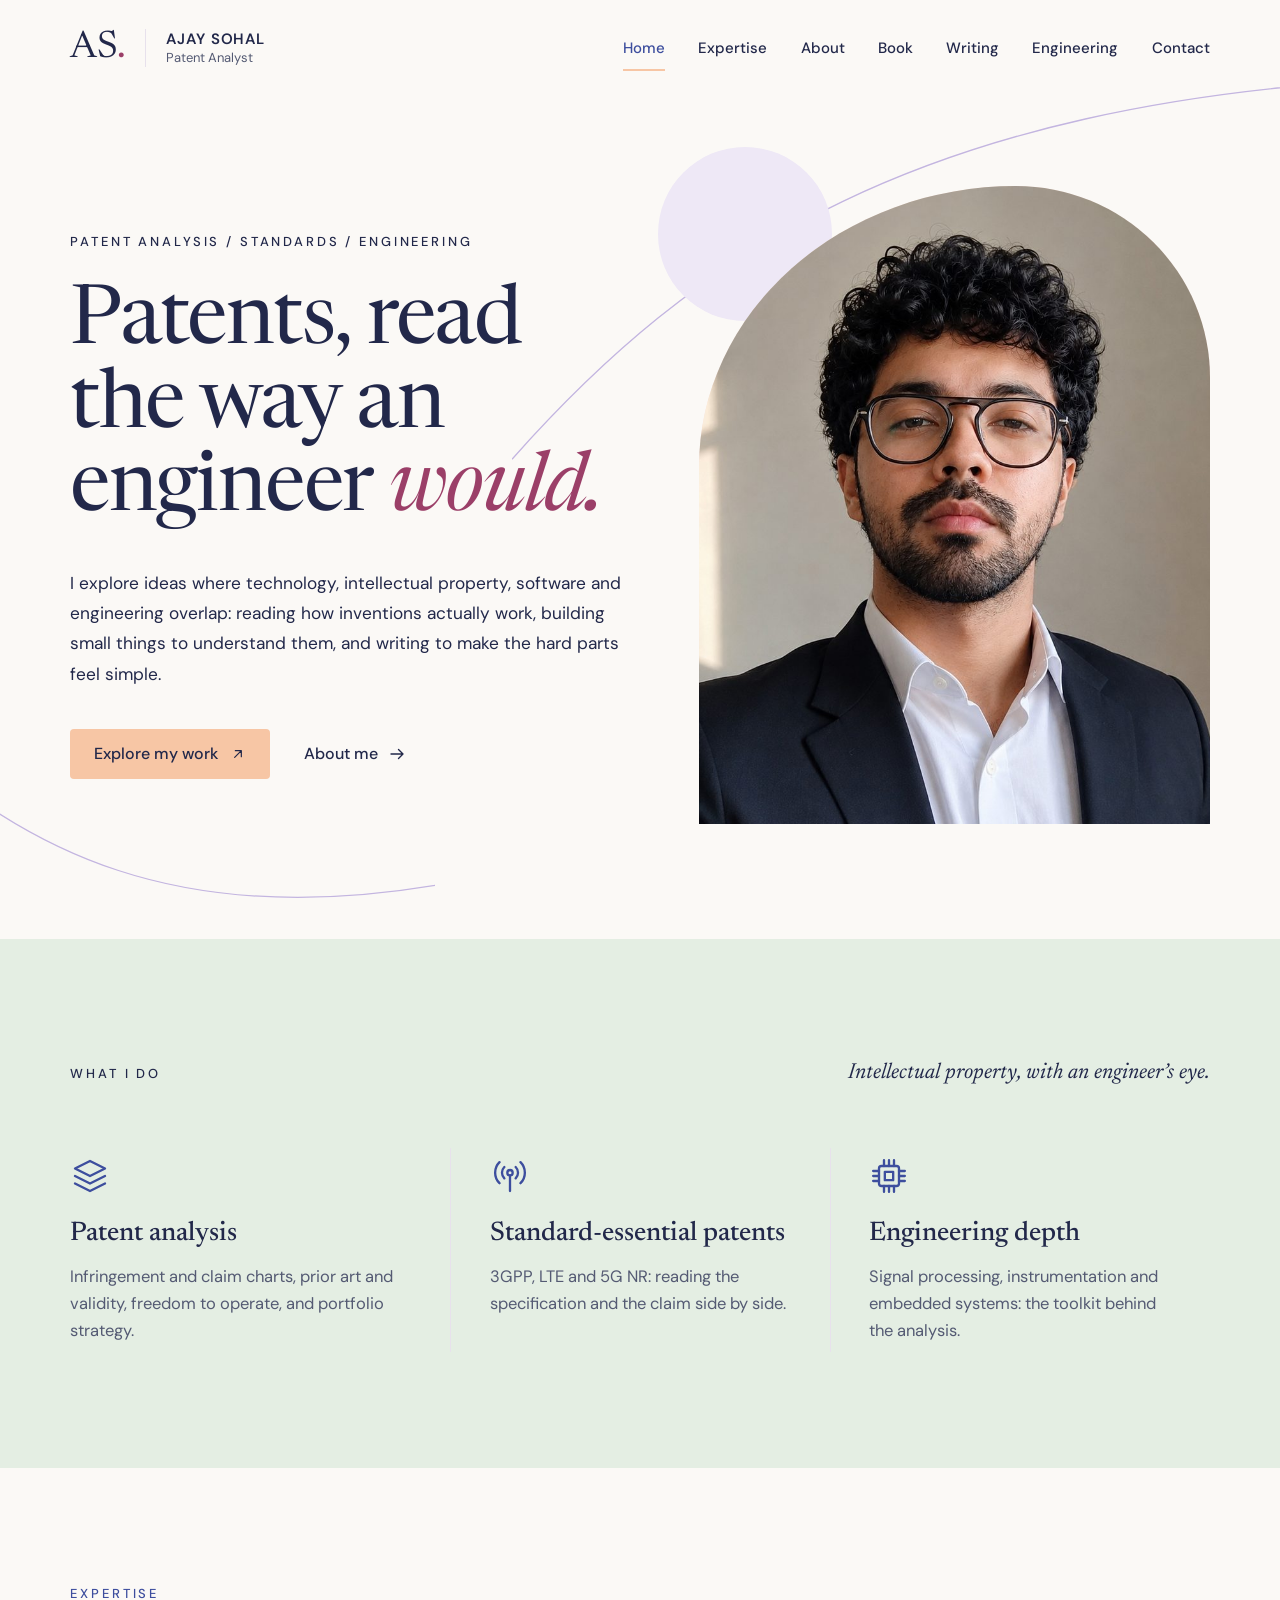
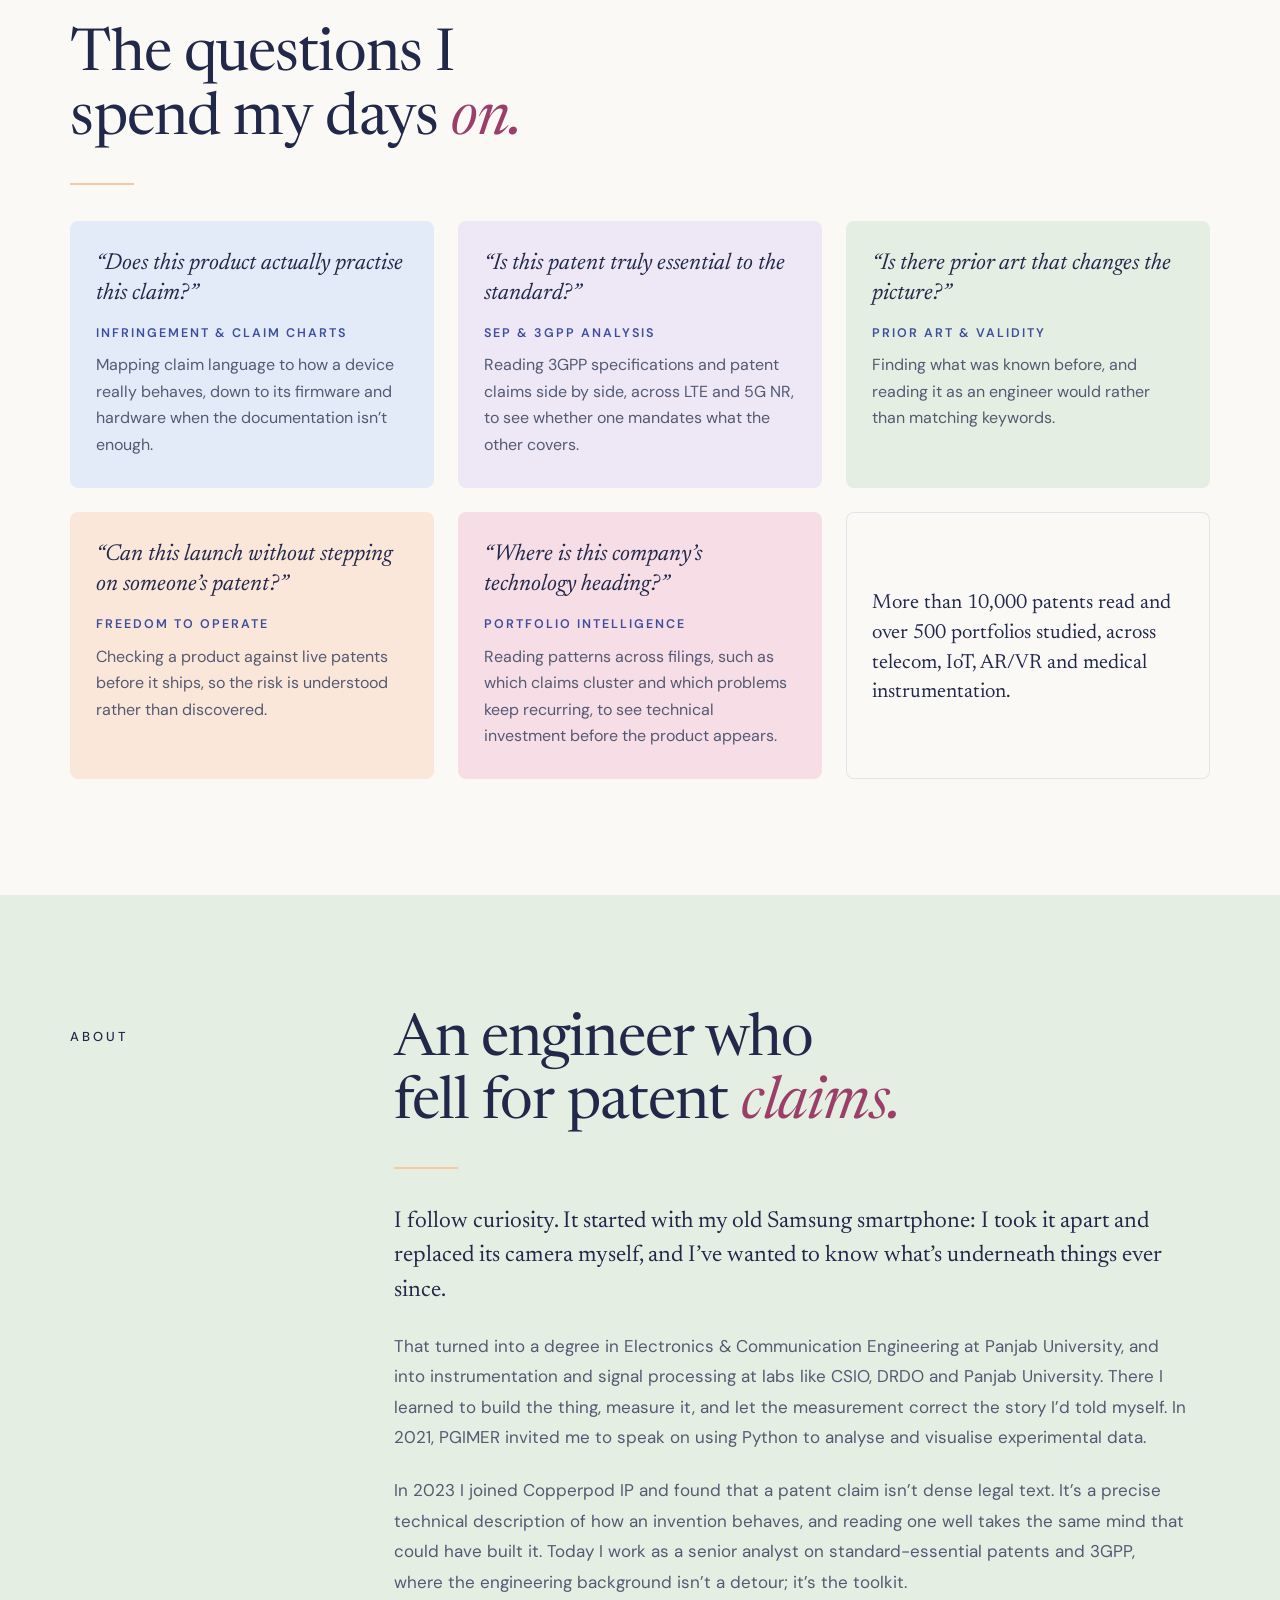
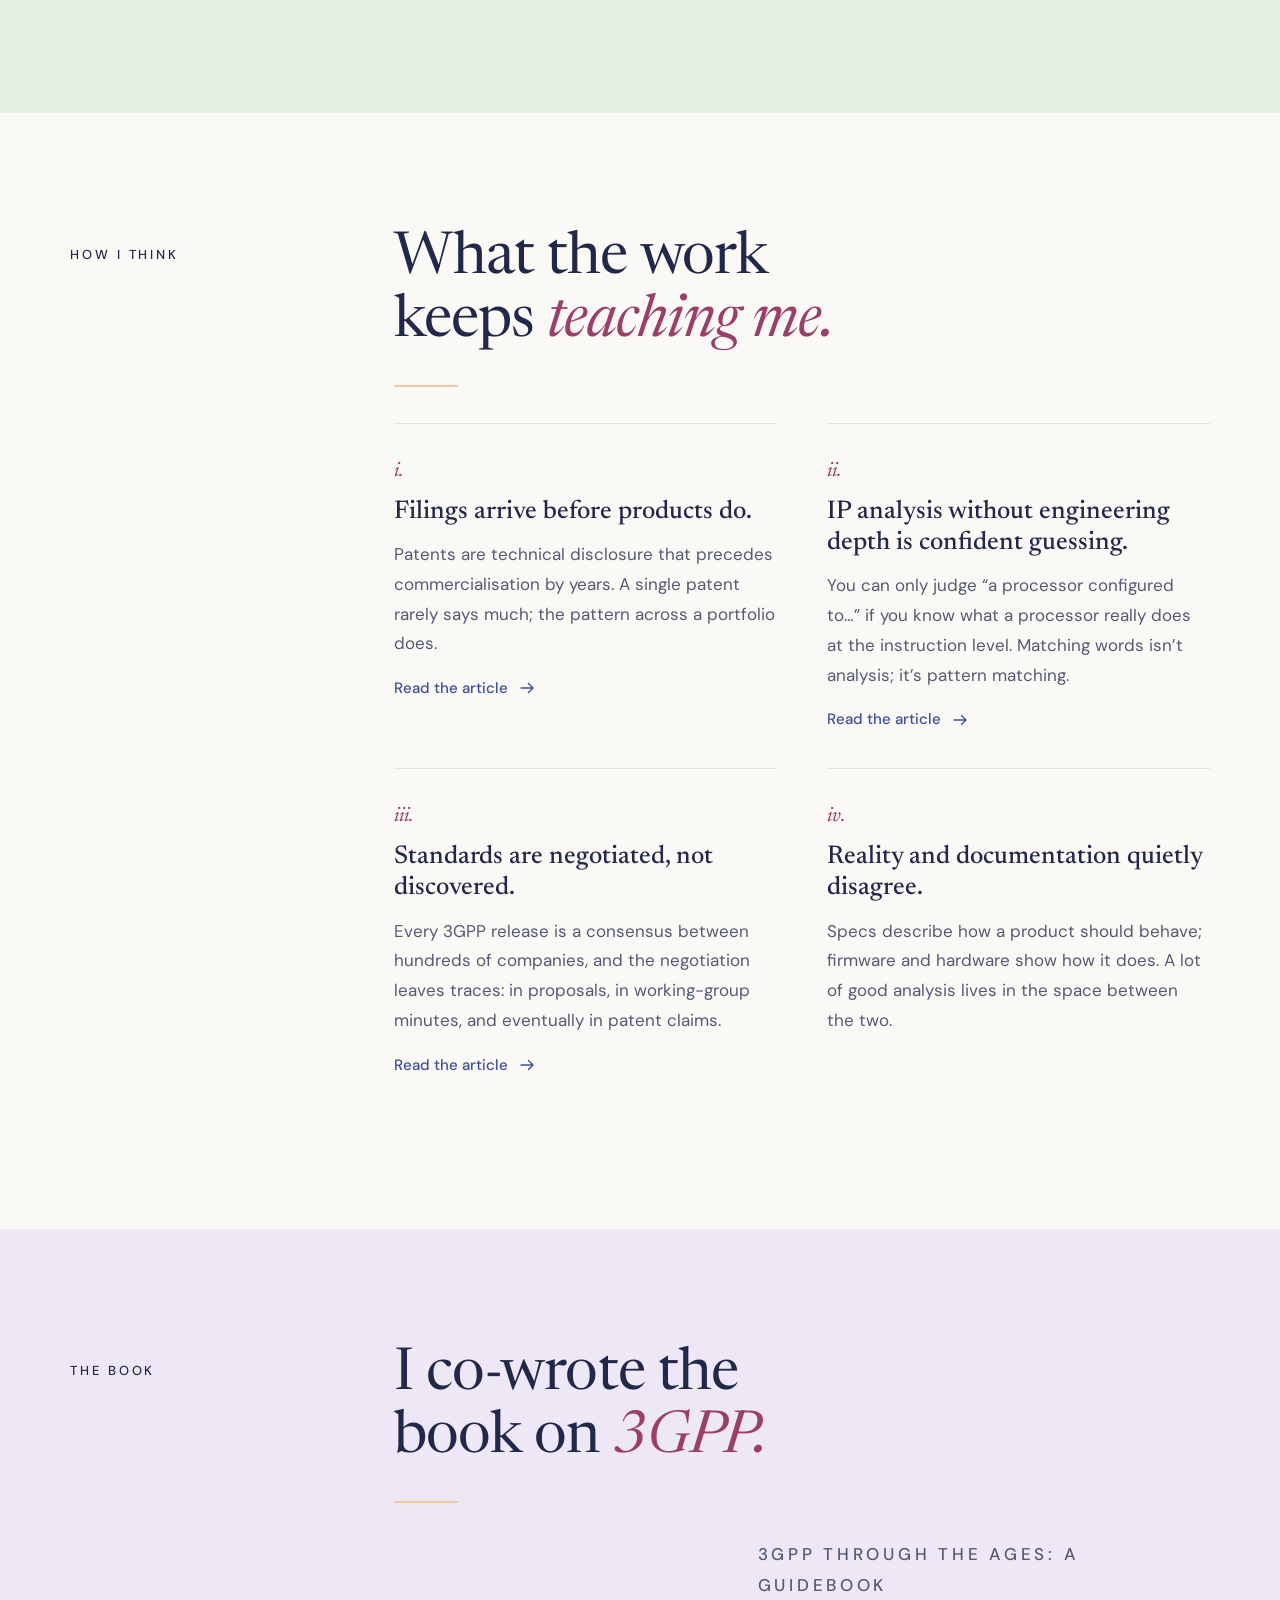
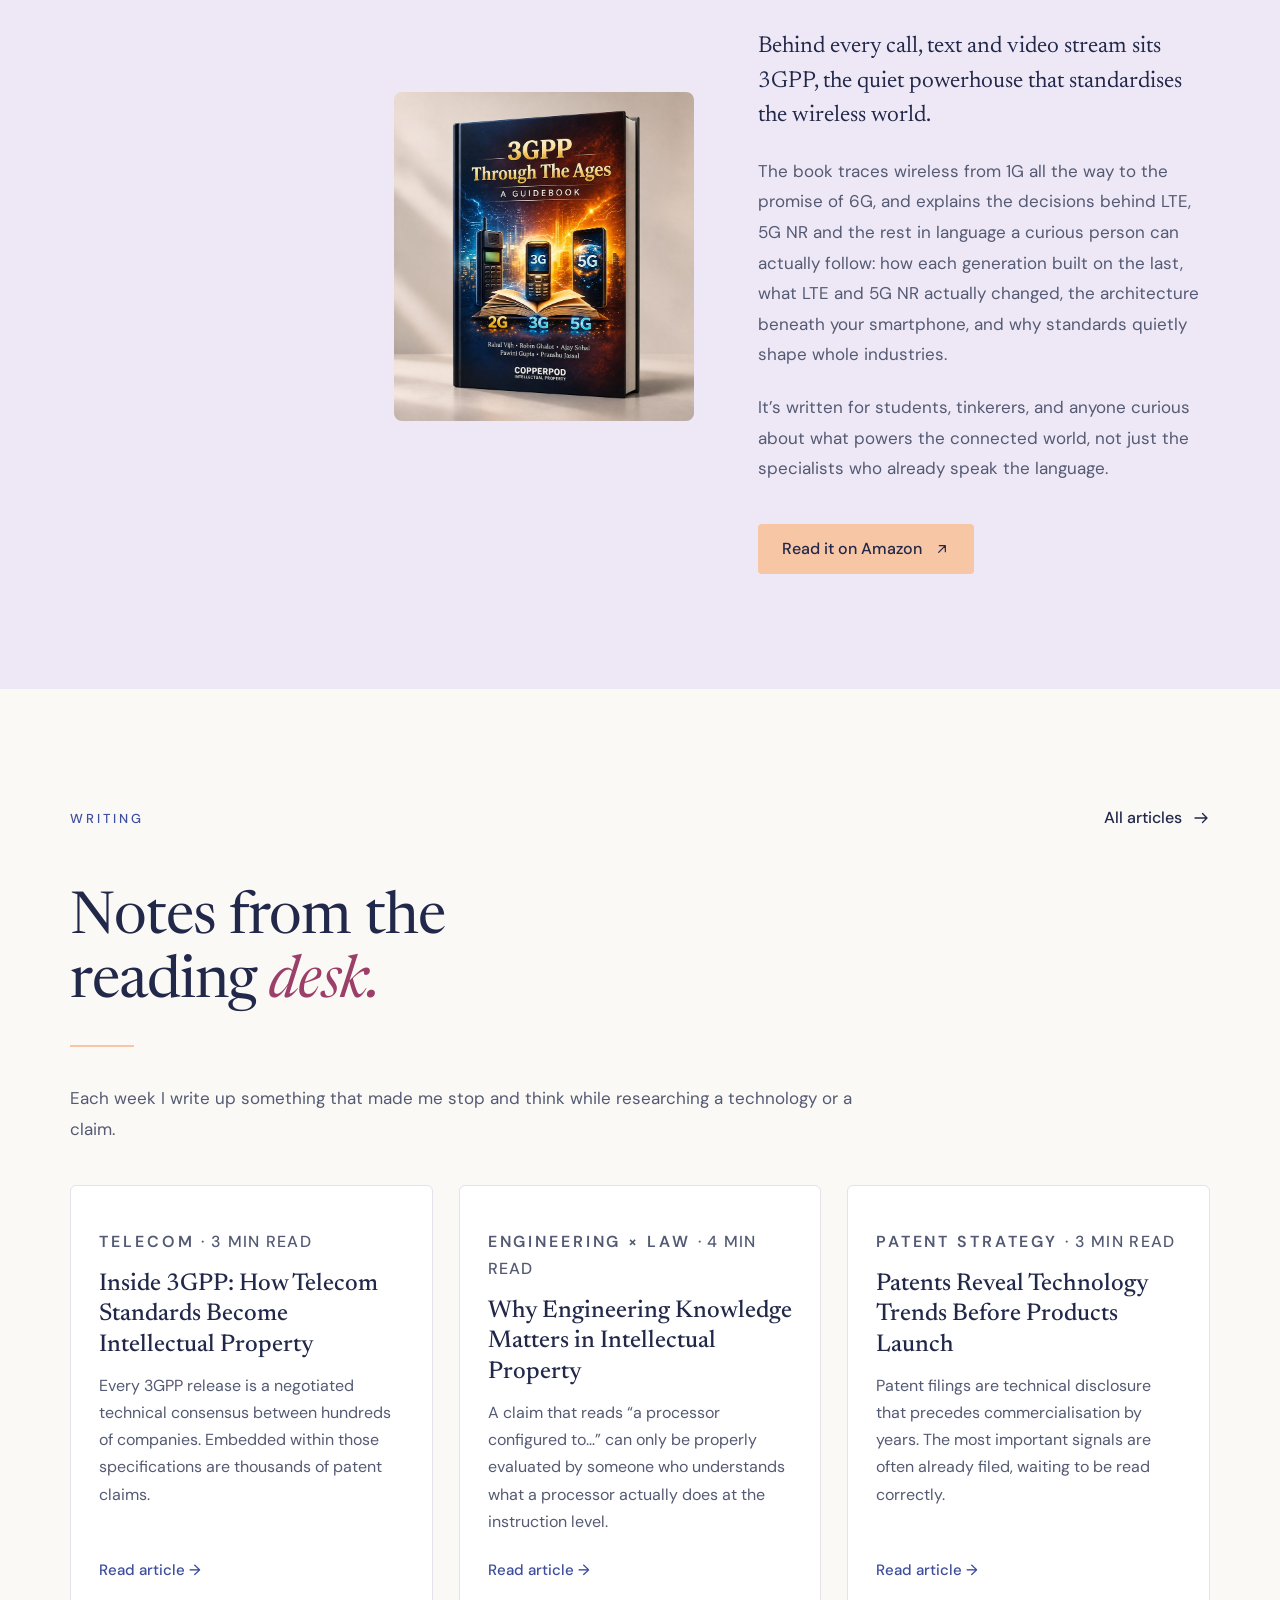
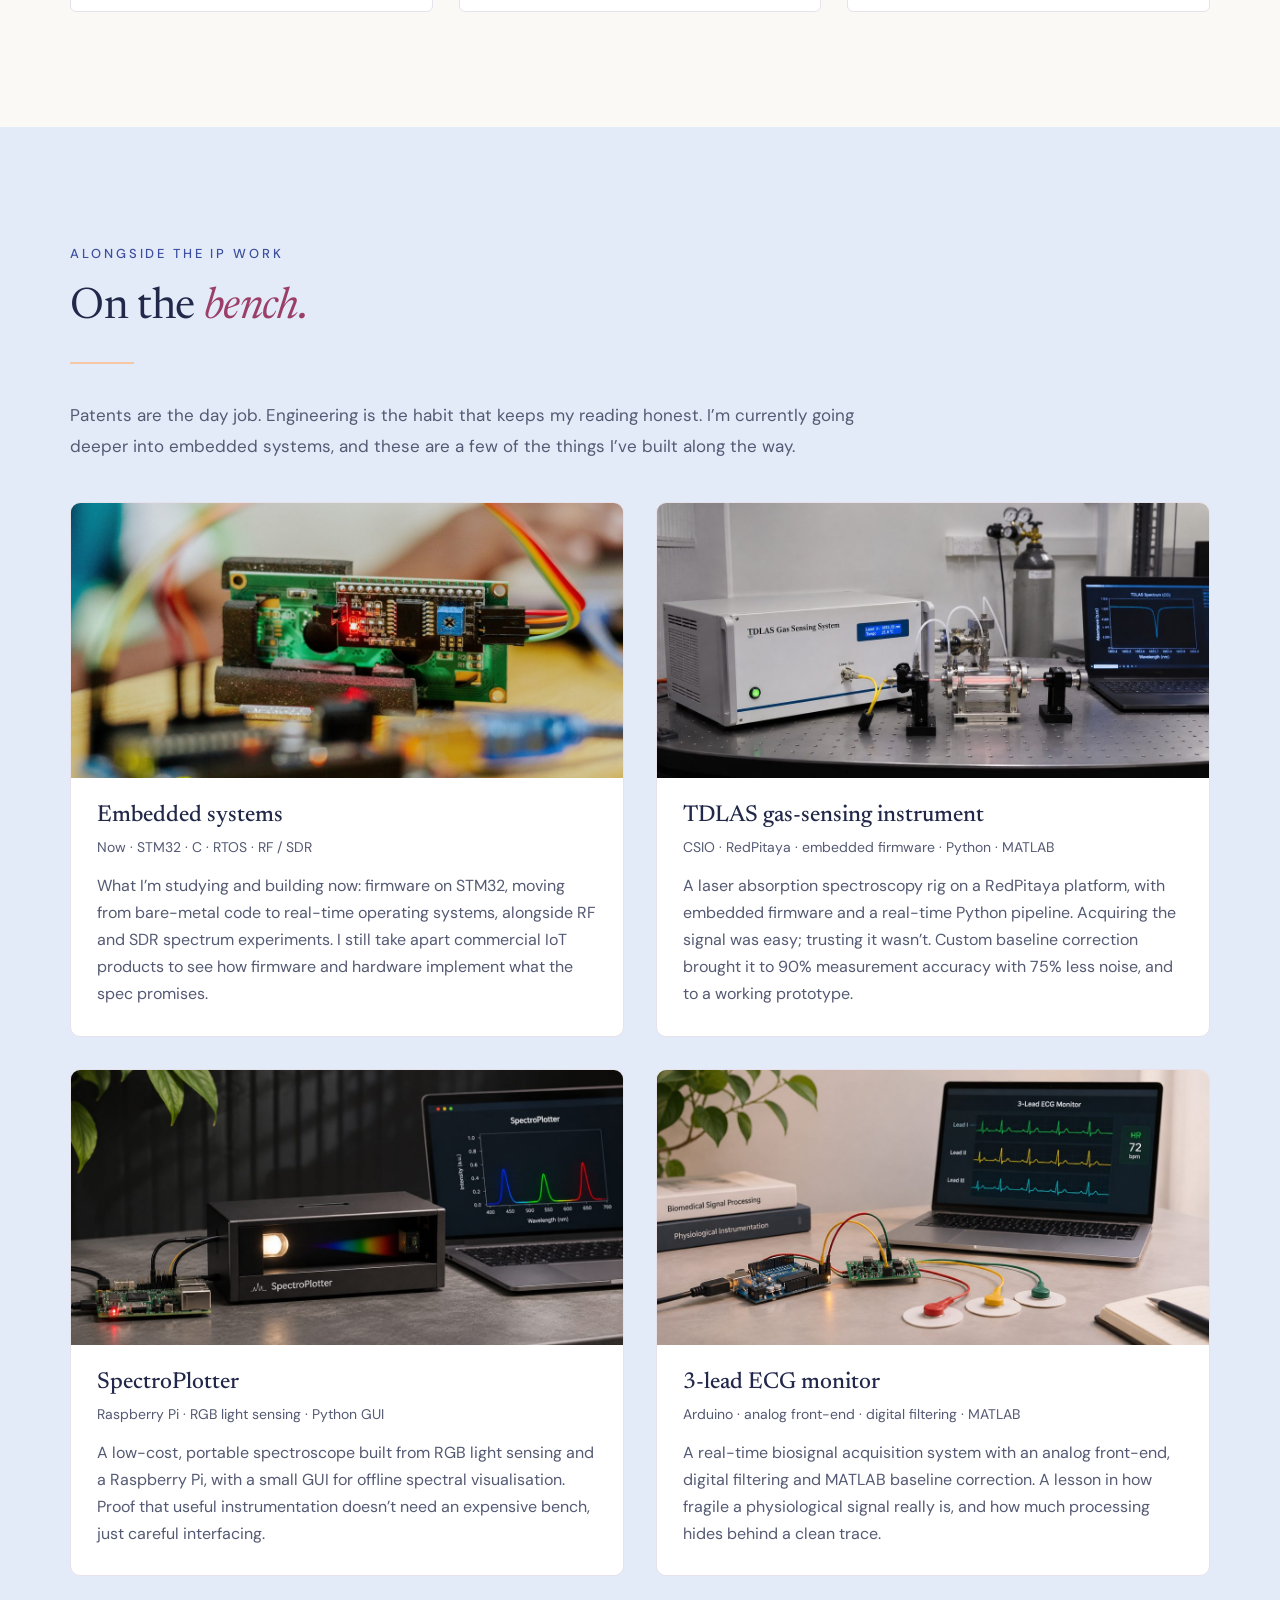
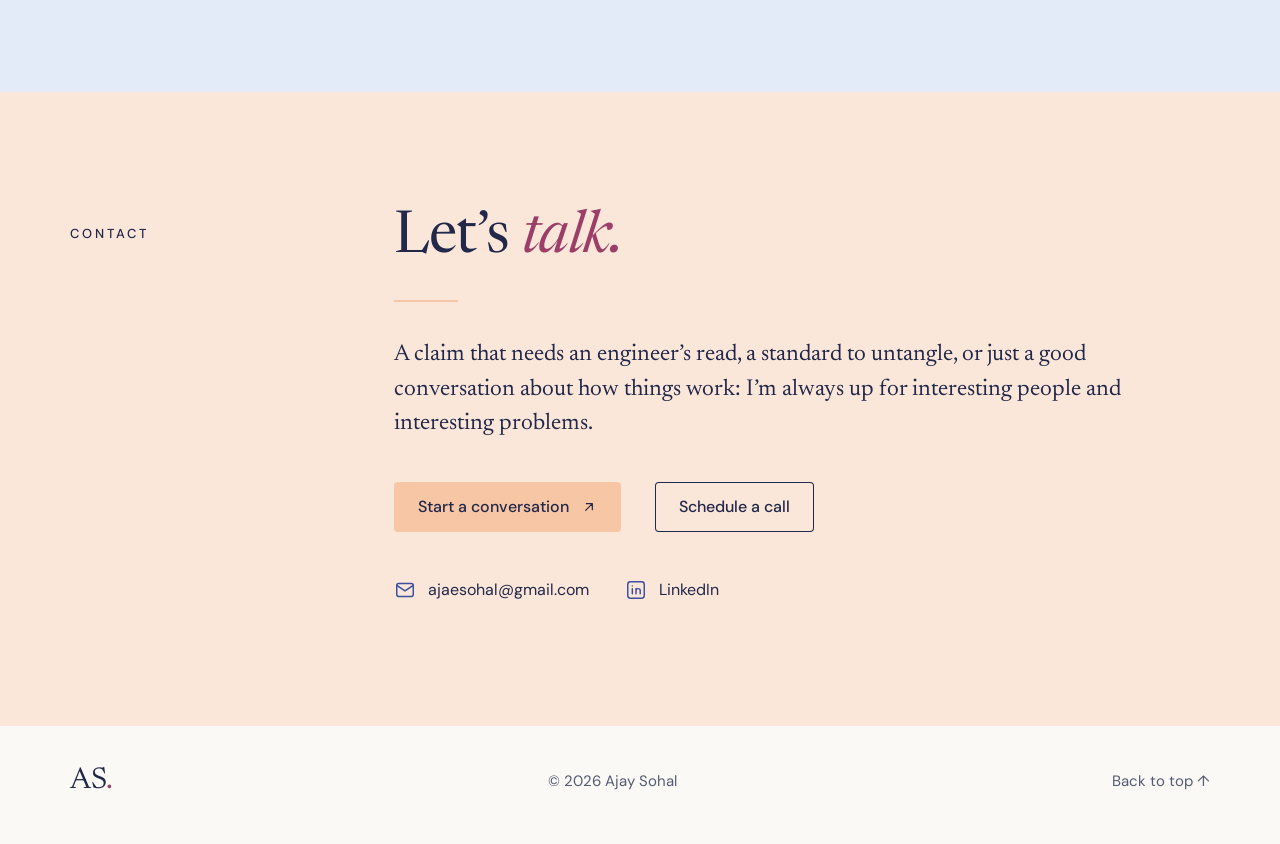
<file: index.html>
<!DOCTYPE html>
<html lang="en">
<head>
  <meta charset="UTF-8">
  <meta name="viewport" content="width=device-width, initial-scale=1">
  <title>Ajay Sohal: patent analysis with an engineer’s eye</title>
  <meta name="description" content="Ajay Sohal is a patent analyst who reads inventions the way an engineer would: infringement and claim charts, prior art, freedom to operate, and standard-essential patents across 3GPP, LTE and 5G NR.">
  <meta name="author" content="Ajay Sohal">
  <link rel="canonical" href="https://ajaysohal.com/">

  <meta property="og:type" content="profile">
  <meta property="og:site_name" content="Ajay Sohal">
  <meta property="og:title" content="Ajay Sohal: patent analysis with an engineer’s eye">
  <meta property="og:description" content="Patent analyst and co-author of 3GPP Through The Ages. Infringement, prior art, FTO and standard-essential patents, read the way an engineer would.">
  <meta property="og:url" content="https://ajaysohal.com/">
  <meta property="og:image" content="https://ajaysohal.com/assets/images/og-image.jpg">
  <meta property="og:image:alt" content="Ajay Sohal">
  <meta name="twitter:card" content="summary_large_image">
  <meta name="theme-color" content="#fbf9f6">

  <link rel="icon" href="favicon.ico" sizes="any">
  <link rel="icon" type="image/png" sizes="32x32" href="assets/images/favicon-32.png">
  <link rel="apple-touch-icon" href="assets/images/apple-touch-icon.png">
  <link rel="preconnect" href="https://fonts.googleapis.com">
  <link rel="preconnect" href="https://fonts.gstatic.com" crossorigin>
  <link href="https://fonts.googleapis.com/css2?family=DM+Sans:opsz,wght@9..40,400;9..40,500;9..40,600&family=Newsreader:ital,opsz,wght@0,6..72,400;0,6..72,500;1,6..72,400&display=swap" rel="stylesheet">
  <link rel="stylesheet" href="css/style.css">
</head>
<body id="top">
  <a class="skip-link" href="#main">Skip to content</a>

  <!-- ================= Header ================= -->
  <header class="site-header">
    <a class="brand" href="index.html" aria-label="Ajay Sohal, home">
      <span class="brand__mono" aria-hidden="true">AS<span>.</span></span>
      <span class="brand__text"><b>AJAY SOHAL</b><small>Patent Analyst</small></span>
    </a>
    <nav class="nav" aria-label="Main">
      <ul>
        <li><a href="index.html" aria-current="page">Home</a></li>
        <li><a href="#expertise">Expertise</a></li>
        <li><a href="#about">About</a></li>
        <li><a href="#book">Book</a></li>
        <li><a href="#writing">Writing</a></li>
        <li><a href="#engineering">Engineering</a></li>
        <li><a href="#contact">Contact</a></li>
      </ul>
    </nav>
    <button class="menu-btn" type="button" data-menu-open aria-expanded="false" aria-controls="site-menu">
      Menu
      <svg viewBox="0 0 24 24" fill="none" stroke="currentColor" stroke-width="1.8" stroke-linecap="round" aria-hidden="true"><path d="M4 7h16M4 12h16M4 17h16"/></svg>
    </button>
  </header>

  <!-- ================= Mobile menu ================= -->
  <div class="menu" id="site-menu" aria-hidden="true">
    <div class="site-header">
      <a class="brand" href="index.html" aria-label="Ajay Sohal, home">
        <span class="brand__mono" aria-hidden="true">AS<span>.</span></span>
        <span class="brand__text"><b>AJAY SOHAL</b><small>Patent Analyst</small></span>
      </a>
      <button class="menu-btn" type="button" data-menu-close>
        Close
        <svg viewBox="0 0 24 24" fill="none" stroke="currentColor" stroke-width="1.8" stroke-linecap="round" aria-hidden="true"><path d="M6 6l12 12M18 6 6 18"/></svg>
      </button>
    </div>
    <nav class="menu__nav" aria-label="Main (mobile)">
      <ul class="menu__list">
        <li><a href="index.html">Home</a></li>
        <li><a href="#expertise">Expertise</a></li>
        <li><a href="#about">About</a></li>
        <li><a href="#book">Book</a></li>
        <li><a href="#writing">Writing</a></li>
        <li><a href="#engineering">Engineering</a></li>
        <li><a href="#contact">Contact</a></li>
      </ul>
    </nav>
  </div>

  <main id="main">

    <!-- ================= Hero ================= -->
    <section class="hero" aria-labelledby="hero-title">
      <svg class="curve curve--a" viewBox="0 0 800 400" aria-hidden="true"><path d="M0 360C160 180 360 40 800 20"/></svg>
      <svg class="curve curve--b" viewBox="0 0 500 200" aria-hidden="true"><path d="M0 10C120 120 260 190 500 150"/></svg>

      <div class="hero__text">
        <p class="eyebrow">Patent analysis / Standards / Engineering</p>
        <h1 class="hero__title" id="hero-title">Patents, read the way an engineer <span class="accent">would.</span></h1>
        <p class="hero__lede">I explore ideas where technology, intellectual property, software and engineering overlap: reading how inventions actually work, building small things to understand them, and writing to make the hard parts feel simple.</p>
        <div class="actions">
          <a class="btn" href="#expertise">
            Explore my work
            <svg viewBox="0 0 24 24" fill="none" stroke="currentColor" stroke-width="1.8" stroke-linecap="round" stroke-linejoin="round" aria-hidden="true"><path d="M7 17 17 7M8 7h9v9"/></svg>
          </a>
          <a class="link-arrow" href="#about">
            About me
            <svg viewBox="0 0 24 24" fill="none" stroke="currentColor" stroke-width="1.8" stroke-linecap="round" stroke-linejoin="round" aria-hidden="true"><path d="M4 12h16M14 6l6 6-6 6"/></svg>
          </a>
        </div>
      </div>

      <div class="hero__media">
        <div class="sun" aria-hidden="true"></div>
        <div class="arch">
          <img src="assets/images/portrait.jpg" alt="Portrait of Ajay Sohal" width="1000" height="1000" fetchpriority="high">
        </div>
      </div>
    </section>

    <!-- ================= What I do ================= -->
    <div class="band band--sage">
      <section class="section" aria-labelledby="do-title">
        <div class="section__head">
          <h2 class="eyebrow" id="do-title">What I do</h2>
          <p class="section__tagline">Intellectual property, with an engineer’s eye.</p>
        </div>
        <ul class="pillars">
          <li class="pillar">
            <svg viewBox="0 0 24 24" aria-hidden="true"><path d="M12 3 3 7.5l9 4.5 9-4.5L12 3z"/><path d="m3 12 9 4.5 9-4.5"/><path d="m3 16.5 9 4.5 9-4.5"/></svg>
            <h3>Patent analysis</h3>
            <p>Infringement and claim charts, prior art and validity, freedom to operate, and portfolio strategy.</p>
          </li>
          <li class="pillar">
            <svg viewBox="0 0 24 24" aria-hidden="true"><circle cx="12" cy="10" r="1.6"/><path d="M12 11.6V21M8.6 6.6a4.8 4.8 0 0 0 0 6.8M15.4 6.6a4.8 4.8 0 0 1 0 6.8M5.7 3.7a8.9 8.9 0 0 0 0 12.6M18.3 3.7a8.9 8.9 0 0 1 0 12.6"/></svg>
            <h3>Standard-essential patents</h3>
            <p>3GPP, LTE and 5G NR: reading the specification and the claim side by side.</p>
          </li>
          <li class="pillar">
            <svg viewBox="0 0 24 24" aria-hidden="true"><rect x="6" y="6" width="12" height="12" rx="1.5"/><rect x="9.5" y="9.5" width="5" height="5"/><path d="M9 2.5V6M12 2.5V6M15 2.5V6M9 18v3.5M12 18v3.5M15 18v3.5M2.5 9H6M2.5 12H6M2.5 15H6M18 9h3.5M18 12h3.5M18 15h3.5"/></svg>
            <h3>Engineering depth</h3>
            <p>Signal processing, instrumentation and embedded systems: the toolkit behind the analysis.</p>
          </li>
        </ul>
      </section>
    </div>

    <!-- ================= Expertise ================= -->
    <section class="section" id="expertise" aria-labelledby="exp-title">
      <div class="section__head" style="margin-bottom:20px">
        <p class="eyebrow eyebrow--link">Expertise</p>
      </div>
      <h2 class="title" id="exp-title">The questions I spend my days <span class="accent">on.</span></h2>
      <hr class="rule">
      <ul class="questions">
        <li class="question">
          <p class="question__q">“Does this product actually practise this claim?”</p>
          <p class="question__what">Infringement &amp; claim charts</p>
          <p>Mapping claim language to how a device really behaves, down to its firmware and hardware when the documentation isn’t enough.</p>
        </li>
        <li class="question">
          <p class="question__q">“Is this patent truly essential to the standard?”</p>
          <p class="question__what">SEP &amp; 3GPP analysis</p>
          <p>Reading 3GPP specifications and patent claims side by side, across LTE and 5G NR, to see whether one mandates what the other covers.</p>
        </li>
        <li class="question">
          <p class="question__q">“Is there prior art that changes the picture?”</p>
          <p class="question__what">Prior art &amp; validity</p>
          <p>Finding what was known before, and reading it as an engineer would rather than matching keywords.</p>
        </li>
        <li class="question">
          <p class="question__q">“Can this launch without stepping on someone’s patent?”</p>
          <p class="question__what">Freedom to operate</p>
          <p>Checking a product against live patents before it ships, so the risk is understood rather than discovered.</p>
        </li>
        <li class="question">
          <p class="question__q">“Where is this company’s technology heading?”</p>
          <p class="question__what">Portfolio intelligence</p>
          <p>Reading patterns across filings, such as which claims cluster and which problems keep recurring, to see technical investment before the product appears.</p>
        </li>
        <li class="question question--note">
          <p>More than 10,000 patents read and over 500 portfolios studied, across telecom, IoT, AR/VR and medical instrumentation.</p>
        </li>
      </ul>
    </section>

    <!-- ================= About ================= -->
    <div class="band band--sage">
      <section class="section chapter" id="about" aria-labelledby="about-title">
        <p class="chapter__label eyebrow">About</p>
        <div class="chapter__body">
          <h2 class="title" id="about-title">An engineer who fell for patent <span class="accent">claims.</span></h2>
          <hr class="rule">
          <div class="prose">
            <p class="lead">I follow curiosity. It started with my old Samsung smartphone: I took it apart and replaced its camera myself, and I’ve wanted to know what’s underneath things ever since.</p>
            <p>That turned into a degree in Electronics &amp; Communication Engineering at Panjab University, and into instrumentation and signal processing at labs like CSIO, DRDO and Panjab University. There I learned to build the thing, measure it, and let the measurement correct the story I’d told myself. In 2021, PGIMER invited me to speak on using Python to analyse and visualise experimental data.</p>
            <p>In 2023 I joined Copperpod IP and found that a patent claim isn’t dense legal text. It’s a precise technical description of how an invention behaves, and reading one well takes the same mind that could have built it. Today I work as a senior analyst on standard-essential patents and 3GPP, where the engineering background isn’t a detour; it’s the toolkit.</p>
          </div>
        </div>
      </section>
    </div>

    <!-- ================= Principles ================= -->
    <section class="section chapter" id="principles" aria-labelledby="pr-title">
      <p class="chapter__label eyebrow">How I think</p>
      <div class="chapter__body">
        <h2 class="title" id="pr-title">What the work keeps <span class="accent">teaching me.</span></h2>
        <hr class="rule">
        <ol class="lessons">
          <li class="lesson">
            <span class="lesson__num">i.</span>
            <h3>Filings arrive before products do.</h3>
            <p>Patents are technical disclosure that precedes commercialisation by years. A single patent rarely says much; the pattern across a portfolio does.</p>
            <a class="link-arrow link-arrow--link" href="articles/patents-reveal-technology-trends.html">Read the article
              <svg viewBox="0 0 24 24" fill="none" stroke="currentColor" stroke-width="1.8" stroke-linecap="round" stroke-linejoin="round" aria-hidden="true"><path d="M4 12h16M14 6l6 6-6 6"/></svg></a>
          </li>
          <li class="lesson">
            <span class="lesson__num">ii.</span>
            <h3>IP analysis without engineering depth is confident guessing.</h3>
            <p>You can only judge “a processor configured to…” if you know what a processor really does at the instruction level. Matching words isn’t analysis; it’s pattern matching.</p>
            <a class="link-arrow link-arrow--link" href="articles/engineering-knowledge-intellectual-property.html">Read the article
              <svg viewBox="0 0 24 24" fill="none" stroke="currentColor" stroke-width="1.8" stroke-linecap="round" stroke-linejoin="round" aria-hidden="true"><path d="M4 12h16M14 6l6 6-6 6"/></svg></a>
          </li>
          <li class="lesson">
            <span class="lesson__num">iii.</span>
            <h3>Standards are negotiated, not discovered.</h3>
            <p>Every 3GPP release is a consensus between hundreds of companies, and the negotiation leaves traces: in proposals, in working-group minutes, and eventually in patent claims.</p>
            <a class="link-arrow link-arrow--link" href="articles/3gpp-standards-intellectual-property.html">Read the article
              <svg viewBox="0 0 24 24" fill="none" stroke="currentColor" stroke-width="1.8" stroke-linecap="round" stroke-linejoin="round" aria-hidden="true"><path d="M4 12h16M14 6l6 6-6 6"/></svg></a>
          </li>
          <li class="lesson">
            <span class="lesson__num">iv.</span>
            <h3>Reality and documentation quietly disagree.</h3>
            <p>Specs describe how a product should behave; firmware and hardware show how it does. A lot of good analysis lives in the space between the two.</p>
          </li>
        </ol>
      </div>
    </section>

    <!-- ================= Book ================= -->
    <div class="band band--lilac">
      <section class="section chapter" id="book" aria-labelledby="book-title">
        <p class="chapter__label eyebrow">The book</p>
        <div class="chapter__body">
          <h2 class="title" id="book-title">I co-wrote the book on <span class="accent">3GPP.</span></h2>
          <hr class="rule">
          <div class="book">
            <img class="book__cover" src="assets/images/book-cover.jpg" alt="Cover of 3GPP Through The Ages: A Guidebook, by Rahul Vijh, Robin Ghalot, Ajay Sohal, Pawini Gupta and Pranshu Jassal, Copperpod Intellectual Property" width="900" height="985" loading="lazy">
            <div class="prose">
              <p class="eyebrow eyebrow--link book__byline">3GPP Through The Ages: A Guidebook</p>
              <p class="lead">Behind every call, text and video stream sits 3GPP, the quiet powerhouse that standardises the wireless world.</p>
              <p>The book traces wireless from 1G all the way to the promise of 6G, and explains the decisions behind LTE, 5G NR and the rest in language a curious person can actually follow: how each generation built on the last, what LTE and 5G NR actually changed, the architecture beneath your smartphone, and why standards quietly shape whole industries.</p>
              <p>It’s written for students, tinkerers, and anyone curious about what powers the connected world, not just the specialists who already speak the language.</p>
              <div class="actions">
                <a class="btn" href="https://www.amazon.com/3GPP-Through-Ages-Rahul-Vijh-ebook/dp/B0G67CX9LN/" target="_blank" rel="noopener">
                  Read it on Amazon
                  <svg viewBox="0 0 24 24" fill="none" stroke="currentColor" stroke-width="1.8" stroke-linecap="round" stroke-linejoin="round" aria-hidden="true"><path d="M7 17 17 7M8 7h9v9"/></svg>
                </a>
              </div>
            </div>
          </div>
        </div>
      </section>
    </div>

    <!-- ================= Writing ================= -->
    <section class="section" id="writing" aria-labelledby="writing-title">
      <div class="section__head">
        <p class="eyebrow eyebrow--link">Writing</p>
        <a class="link-arrow" href="articles/index.html">All articles
          <svg viewBox="0 0 24 24" fill="none" stroke="currentColor" stroke-width="1.8" stroke-linecap="round" stroke-linejoin="round" aria-hidden="true"><path d="M4 12h16M14 6l6 6-6 6"/></svg></a>
      </div>
      <h2 class="title" id="writing-title">Notes from the reading <span class="accent">desk.</span></h2>
      <hr class="rule">
      <div class="prose" style="margin-bottom:40px">
        <p>Each week I write up something that made me stop and think while researching a technology or a claim.</p>
      </div>

      <!-- ARTICLE CARDS: newest first. Keep the latest 3 here; the full list lives in articles/index.html -->
      <ul class="cards">
        <li class="card">
          <a href="articles/3gpp-standards-intellectual-property.html">
            <p class="card__meta">Telecom <span>· 3 min read</span></p>
            <h3>Inside 3GPP: How Telecom Standards Become Intellectual Property</h3>
            <p>Every 3GPP release is a negotiated technical consensus between hundreds of companies. Embedded within those specifications are thousands of patent claims.</p>
            <span class="card__arrow" aria-hidden="true">Read article →</span>
          </a>
        </li>
        <li class="card">
          <a href="articles/engineering-knowledge-intellectual-property.html">
            <p class="card__meta">Engineering × Law <span>· 4 min read</span></p>
            <h3>Why Engineering Knowledge Matters in Intellectual Property</h3>
            <p>A claim that reads “a processor configured to…” can only be properly evaluated by someone who understands what a processor actually does at the instruction level.</p>
            <span class="card__arrow" aria-hidden="true">Read article →</span>
          </a>
        </li>
        <li class="card">
          <a href="articles/patents-reveal-technology-trends.html">
            <p class="card__meta">Patent strategy <span>· 3 min read</span></p>
            <h3>Patents Reveal Technology Trends Before Products Launch</h3>
            <p>Patent filings are technical disclosure that precedes commercialisation by years. The most important signals are often already filed, waiting to be read correctly.</p>
            <span class="card__arrow" aria-hidden="true">Read article →</span>
          </a>
        </li>
      </ul>
      <!-- /ARTICLE CARDS -->
    </section>

    <!-- ================= Engineering (secondary) ================= -->
    <div class="band band--sky">
      <section class="section" id="engineering" aria-labelledby="eng-title">
        <div class="section__head" style="margin-bottom:20px">
          <p class="eyebrow eyebrow--link">Alongside the IP work</p>
        </div>
        <h2 class="title title--small" id="eng-title">On the <span class="accent">bench.</span></h2>
        <hr class="rule">
        <div class="prose" style="margin-bottom:40px">
          <p>Patents are the day job. Engineering is the habit that keeps my reading honest. I’m currently going deeper into embedded systems, and these are a few of the things I’ve built along the way.</p>
        </div>

        <div class="bench">
          <article class="bench-card">
            <img class="bench-card__img" src="assets/images/project-embedded.jpg" alt="Close-up of a character-display module with an I2C backpack wired to an Arduino board" width="1200" height="600" loading="lazy">
            <div class="bench-card__body">
              <h3>Embedded systems</h3>
              <p class="tags">Now · STM32 · C · RTOS · RF / SDR</p>
              <p>What I’m studying and building now: firmware on STM32, moving from bare-metal code to real-time operating systems, alongside RF and SDR spectrum experiments. I still take apart commercial IoT products to see how firmware and hardware implement what the spec promises.</p>
            </div>
          </article>

          <article class="bench-card">
            <img class="bench-card__img" src="assets/images/project-tdlas.jpg" alt="TDLAS gas-sensing setup: laser source, gas cell on an optical table, and a laptop showing an absorption spectrum" width="1200" height="600" loading="lazy">
            <div class="bench-card__body">
              <h3>TDLAS gas-sensing instrument</h3>
              <p class="tags">CSIO · RedPitaya · embedded firmware · Python · MATLAB</p>
              <p>A laser absorption spectroscopy rig on a RedPitaya platform, with embedded firmware and a real-time Python pipeline. Acquiring the signal was easy; trusting it wasn’t. Custom baseline correction brought it to 90% measurement accuracy with 75% less noise, and to a working prototype.</p>
            </div>
          </article>

          <article class="bench-card">
            <img class="bench-card__img" src="assets/images/project-spectroplotter.jpg" alt="SpectroPlotter: a compact spectroscope connected to a Raspberry Pi, with a laptop plotting a light spectrum" width="1200" height="600" loading="lazy">
            <div class="bench-card__body">
              <h3>SpectroPlotter</h3>
              <p class="tags">Raspberry Pi · RGB light sensing · Python GUI</p>
              <p>A low-cost, portable spectroscope built from RGB light sensing and a Raspberry Pi, with a small GUI for offline spectral visualisation. Proof that useful instrumentation doesn’t need an expensive bench, just careful interfacing.</p>
            </div>
          </article>

          <article class="bench-card">
            <img class="bench-card__img" src="assets/images/project-ecg.jpg" alt="3-lead ECG monitor: Arduino and analog front-end board with three electrodes, and a laptop showing three ECG traces" width="1200" height="600" loading="lazy">
            <div class="bench-card__body">
              <h3>3-lead ECG monitor</h3>
              <p class="tags">Arduino · analog front-end · digital filtering · MATLAB</p>
              <p>A real-time biosignal acquisition system with an analog front-end, digital filtering and MATLAB baseline correction. A lesson in how fragile a physiological signal really is, and how much processing hides behind a clean trace.</p>
            </div>
          </article>
        </div>
      </section>
    </div>

    <!-- ================= Contact ================= -->
    <div class="band band--peach">
      <section class="section chapter" id="contact" aria-labelledby="contact-title">
        <p class="chapter__label eyebrow">Contact</p>
        <div class="chapter__body">
          <h2 class="title" id="contact-title">Let’s <span class="accent">talk.</span></h2>
          <hr class="rule">
          <div class="prose">
            <p class="lead">A claim that needs an engineer’s read, a standard to untangle, or just a good conversation about how things work: I’m always up for interesting people and interesting problems.</p>
          </div>
          <div class="actions">
            <a class="btn" href="mailto:ajaesohal@gmail.com">
              Start a conversation
              <svg viewBox="0 0 24 24" fill="none" stroke="currentColor" stroke-width="1.8" stroke-linecap="round" stroke-linejoin="round" aria-hidden="true"><path d="M7 17 17 7M8 7h9v9"/></svg>
            </a>
            <a class="btn btn--line" href="https://calendly.com/ajaesohal/connect-with-me" target="_blank" rel="noopener">Schedule a call</a>
          </div>
          <ul class="contact-links">
            <li><a href="mailto:ajaesohal@gmail.com">
              <svg viewBox="0 0 24 24" aria-hidden="true"><rect x="3" y="5" width="18" height="14" rx="2"/><path d="m3 7 9 6 9-6"/></svg>
              ajaesohal@gmail.com</a></li>
            <li><a href="https://www.linkedin.com/in/ajaysohal" target="_blank" rel="noopener">
              <svg viewBox="0 0 24 24" aria-hidden="true"><rect x="3" y="3" width="18" height="18" rx="3"/><path d="M8 10.5V16M8 7.5v.01M12 16v-3.2a2.3 2.3 0 0 1 4.6 0V16M12 10.5V16"/></svg>
              LinkedIn</a></li>
          </ul>
        </div>
      </section>
    </div>

  </main>

  <footer class="site-footer">
    <a class="brand" href="index.html" aria-label="Ajay Sohal, home"><span class="brand__mono" aria-hidden="true">AS<span>.</span></span></a>
    <p>© 2026 Ajay Sohal</p>
    <a href="#top">Back to top ↑</a>
  </footer>

  <script src="js/main.js" defer></script>
</body>
</html>
</file>
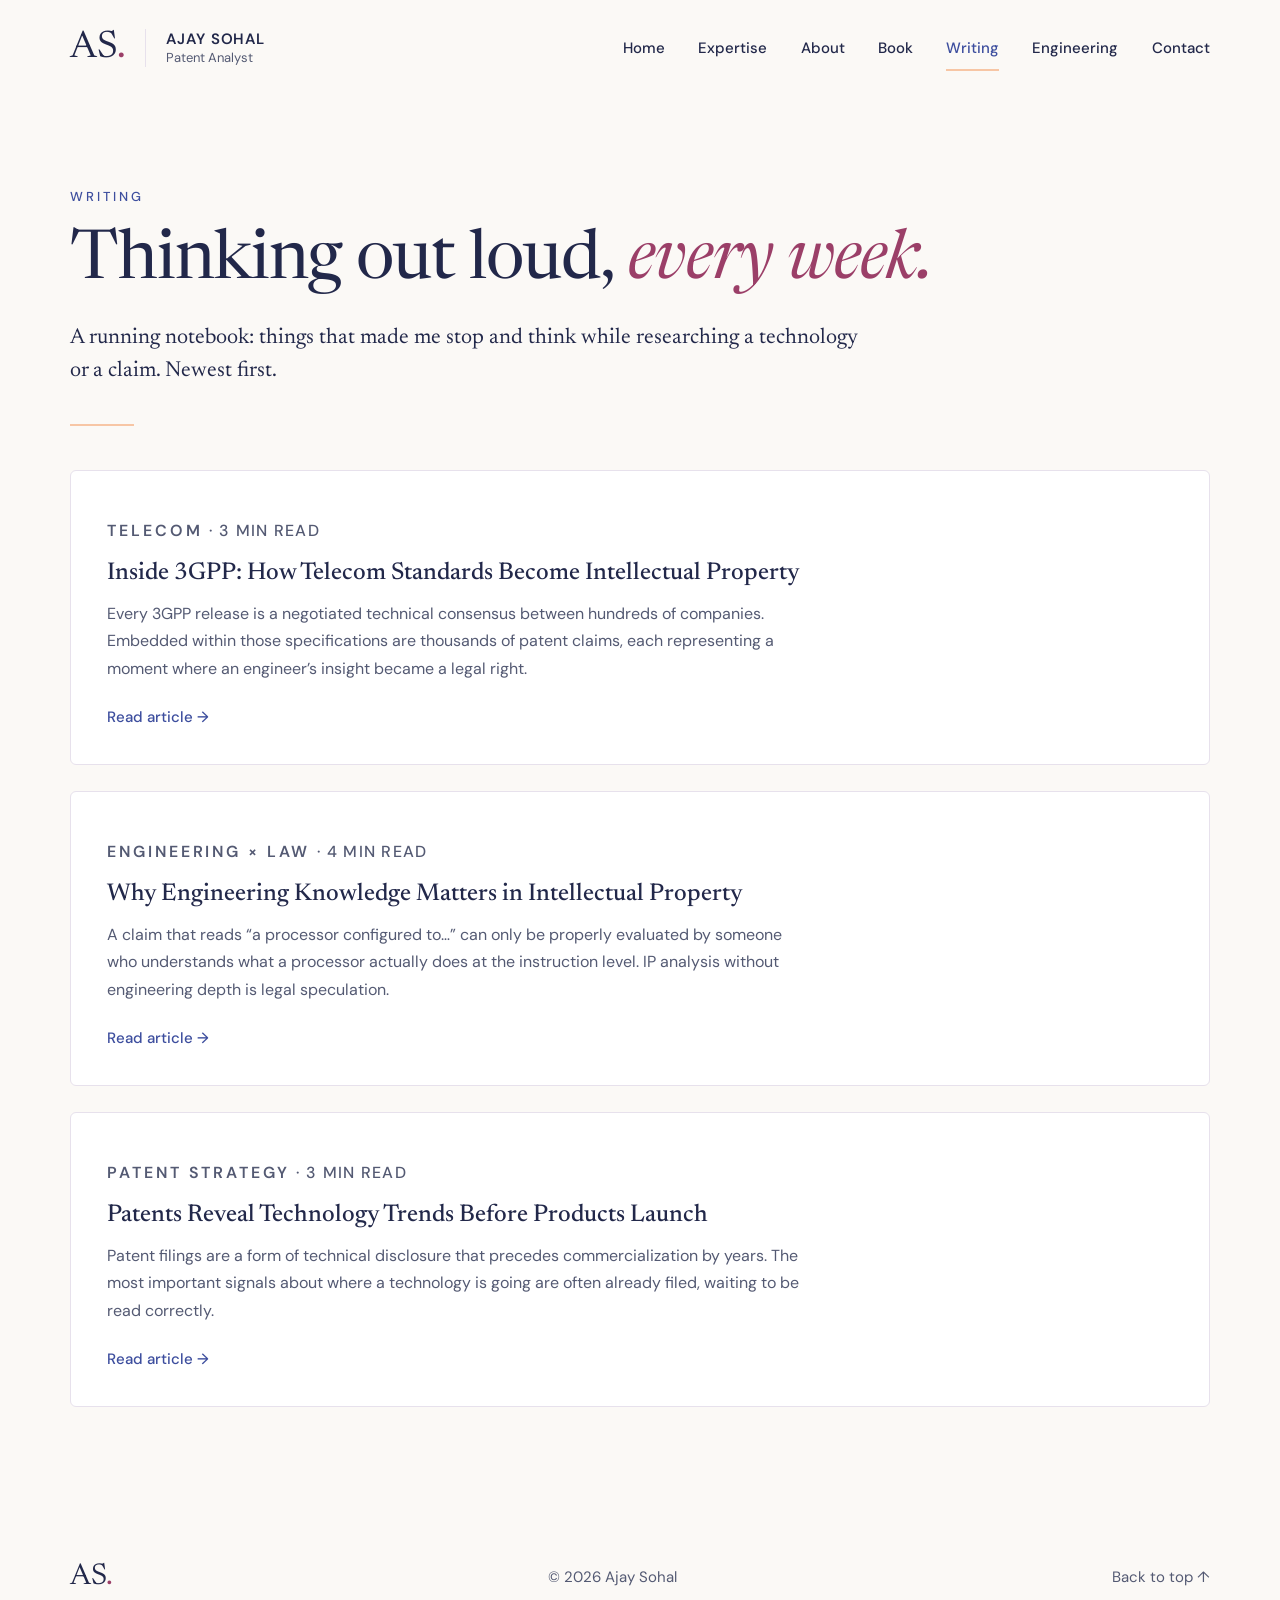
<file: articles/index.html>
<!DOCTYPE html>
<html lang="en">
<head>
  <meta charset="UTF-8">
  <meta name="viewport" content="width=device-width, initial-scale=1">
  <title>Writing | Ajay Sohal</title>
  <meta name="description" content="Weekly articles by Ajay Sohal on patents, 3GPP wireless standards, firmware and the space where engineering meets intellectual property.">
  <meta name="author" content="Ajay Sohal">
  <link rel="canonical" href="https://ajaysohal.com/articles/">

  <meta property="og:type" content="website">
  <meta property="og:site_name" content="Ajay Sohal">
  <meta property="og:title" content="Writing | Ajay Sohal">
  <meta property="og:description" content="Weekly articles by Ajay Sohal on patents, 3GPP wireless standards, firmware and the space where engineering meets intellectual property.">
  <meta property="og:url" content="https://ajaysohal.com/articles/">
  <meta property="og:image" content="https://ajaysohal.com/assets/images/og-image.jpg">
  <meta property="og:image:alt" content="Ajay Sohal">
  <meta name="twitter:card" content="summary_large_image">
  <meta name="theme-color" content="#fbf9f6">

  <link rel="icon" href="../favicon.ico" sizes="any">
  <link rel="icon" type="image/png" sizes="32x32" href="../assets/images/favicon-32.png">
  <link rel="apple-touch-icon" href="../assets/images/apple-touch-icon.png">
  <link rel="preconnect" href="https://fonts.googleapis.com">
  <link rel="preconnect" href="https://fonts.gstatic.com" crossorigin>
  <link href="https://fonts.googleapis.com/css2?family=DM+Sans:opsz,wght@9..40,400;9..40,500;9..40,600&family=Newsreader:ital,opsz,wght@0,6..72,400;0,6..72,500;1,6..72,400&display=swap" rel="stylesheet">
  <link rel="stylesheet" href="../css/style.css">
</head>
<body>
  <a class="skip-link" href="#main">Skip to content</a>

  <header class="site-header">
    <a class="brand" href="../index.html" aria-label="Ajay Sohal, home">
      <span class="brand__mono" aria-hidden="true">AS<span>.</span></span>
      <span class="brand__text"><b>AJAY SOHAL</b><small>Patent Analyst</small></span>
    </a>
    <nav class="nav" aria-label="Main">
      <ul>
        <li><a href="../index.html">Home</a></li>
        <li><a href="../index.html#expertise">Expertise</a></li>
        <li><a href="../index.html#about">About</a></li>
        <li><a href="../index.html#book">Book</a></li>
        <li><a href="../articles/index.html" aria-current="page">Writing</a></li>
        <li><a href="../index.html#engineering">Engineering</a></li>
        <li><a href="../index.html#contact">Contact</a></li>
      </ul>
    </nav>
    <button class="menu-btn" type="button" data-menu-open aria-expanded="false" aria-controls="site-menu">
      Menu
      <svg viewBox="0 0 24 24" fill="none" stroke="currentColor" stroke-width="1.8" stroke-linecap="round" aria-hidden="true"><path d="M4 7h16M4 12h16M4 17h16"/></svg>
    </button>
  </header>

  <div class="menu" id="site-menu" aria-hidden="true">
    <div class="site-header">
      <a class="brand" href="../index.html" aria-label="Ajay Sohal, home">
      <span class="brand__mono" aria-hidden="true">AS<span>.</span></span>
      <span class="brand__text"><b>AJAY SOHAL</b><small>Patent Analyst</small></span>
    </a>
      <button class="menu-btn" type="button" data-menu-close>
        Close
        <svg viewBox="0 0 24 24" fill="none" stroke="currentColor" stroke-width="1.8" stroke-linecap="round" aria-hidden="true"><path d="M6 6l12 12M18 6 6 18"/></svg>
      </button>
    </div>
    <nav class="menu__nav" aria-label="Main (mobile)">
      <ul class="menu__list">
        <li><a href="../index.html">Home</a></li>
        <li><a href="../index.html#expertise">Expertise</a></li>
        <li><a href="../index.html#about">About</a></li>
        <li><a href="../index.html#book">Book</a></li>
        <li><a href="../articles/index.html">Writing</a></li>
        <li><a href="../index.html#engineering">Engineering</a></li>
        <li><a href="../index.html#contact">Contact</a></li>
      </ul>
    </nav>
  </div>

  <main id="main" class="page">
    <header style="max-width:900px">
      <p class="eyebrow eyebrow--link">Writing</p>
      <h1 class="page-title">Thinking out loud, <span class="accent">every week.</span></h1>
      <p class="dek">A running notebook: things that made me stop and think while researching a technology or a claim. Newest first.</p>
    </header>
    <hr class="rule" style="margin:36px 0 44px">

    <!-- ARTICLE CARDS: add each new article at the TOP of this list (copy one <li> block) -->
    <ul class="cards cards--list">
          <li class="card">
            <a href="3gpp-standards-intellectual-property.html">
              <p class="card__meta">Telecom <span>· 3 min read</span></p>
              <h3>Inside 3GPP: How Telecom Standards Become Intellectual Property</h3>
              <p>Every 3GPP release is a negotiated technical consensus between hundreds of companies. Embedded within those specifications are thousands of patent claims, each representing a moment where an engineer’s insight became a legal right.</p>
              <span class="card__arrow" aria-hidden="true">Read article →</span>
            </a>
          </li>
          <li class="card">
            <a href="engineering-knowledge-intellectual-property.html">
              <p class="card__meta">Engineering × Law <span>· 4 min read</span></p>
              <h3>Why Engineering Knowledge Matters in Intellectual Property</h3>
              <p>A claim that reads “a processor configured to…” can only be properly evaluated by someone who understands what a processor actually does at the instruction level. IP analysis without engineering depth is legal speculation.</p>
              <span class="card__arrow" aria-hidden="true">Read article →</span>
            </a>
          </li>
          <li class="card">
            <a href="patents-reveal-technology-trends.html">
              <p class="card__meta">Patent strategy <span>· 3 min read</span></p>
              <h3>Patents Reveal Technology Trends Before Products Launch</h3>
              <p>Patent filings are a form of technical disclosure that precedes commercialization by years. The most important signals about where a technology is going are often already filed, waiting to be read correctly.</p>
              <span class="card__arrow" aria-hidden="true">Read article →</span>
            </a>
          </li>
    </ul>
    <!-- /ARTICLE CARDS -->
  </main>

  <footer class="site-footer">
    <a class="brand" href="../index.html" aria-label="Ajay Sohal, home"><span class="brand__mono" aria-hidden="true">AS<span>.</span></span></a>
    <p>© 2026 Ajay Sohal</p>
    <a href="#main">Back to top ↑</a>
  </footer>

  <script src="../js/main.js" defer></script>
</body>
</html>
</file>
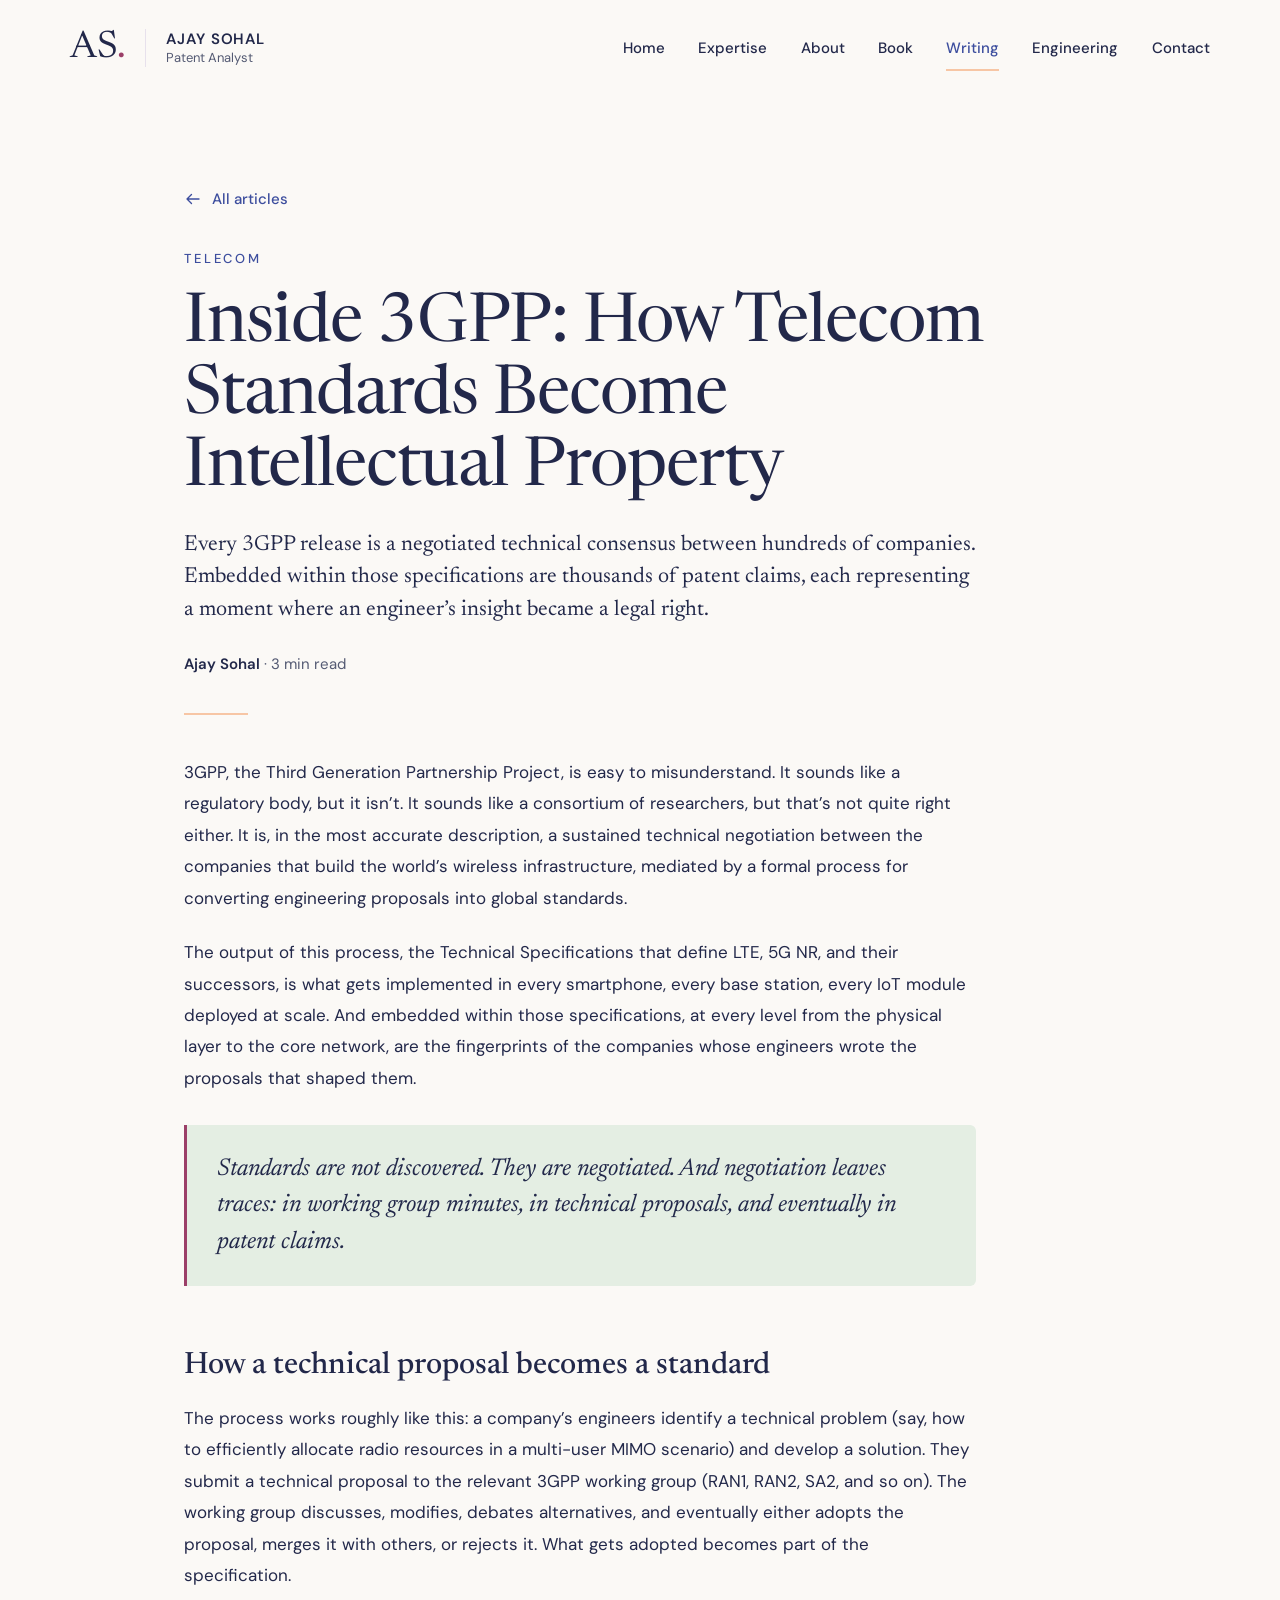
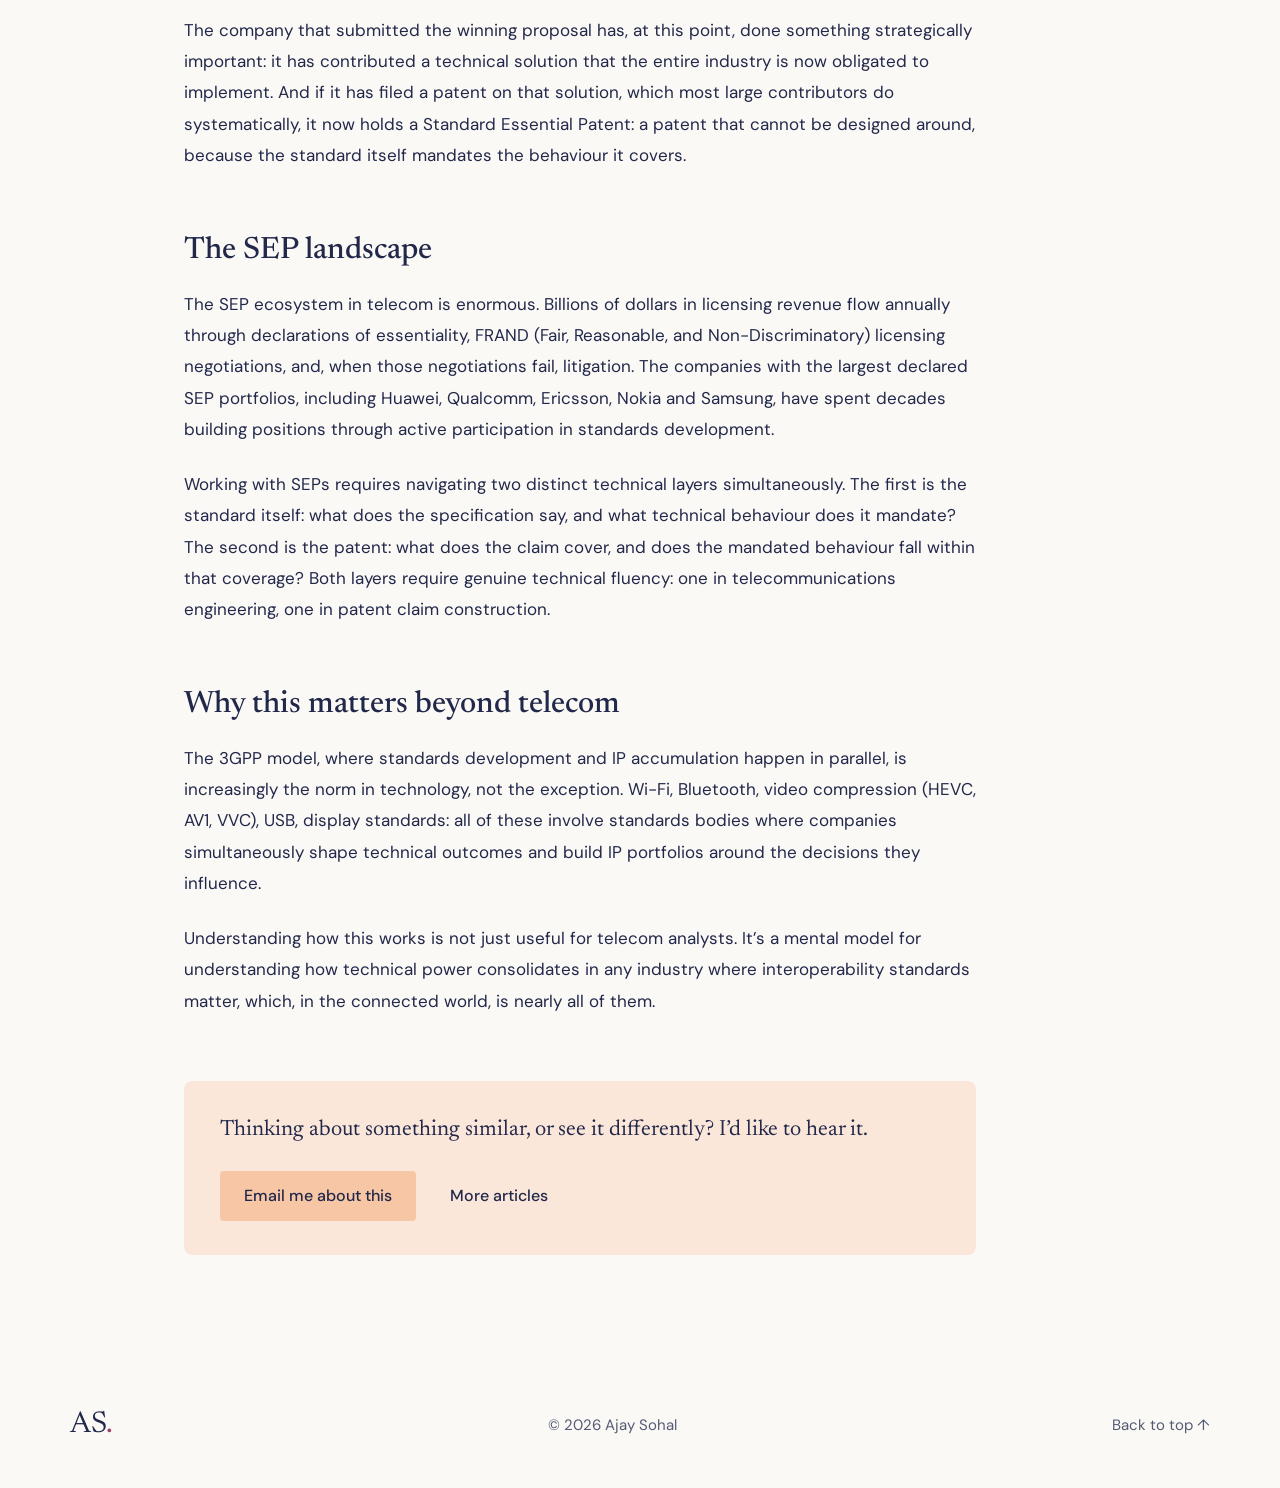
<file: articles/3gpp-standards-intellectual-property.html>
<!DOCTYPE html>
<html lang="en">
<head>
  <meta charset="UTF-8">
  <meta name="viewport" content="width=device-width, initial-scale=1">
  <title>Inside 3GPP: How Telecom Standards Become Intellectual Property | Ajay Sohal</title>
  <meta name="description" content="How 3GPP technical proposals become global standards, and how standard-essential patents grow out of them. By Ajay Sohal.">
  <meta name="author" content="Ajay Sohal">
  <link rel="canonical" href="https://ajaysohal.com/articles/3gpp-standards-intellectual-property.html">

  <meta property="og:type" content="article">
  <meta property="og:site_name" content="Ajay Sohal">
  <meta property="og:title" content="Inside 3GPP: How Telecom Standards Become Intellectual Property | Ajay Sohal">
  <meta property="og:description" content="How 3GPP technical proposals become global standards, and how standard-essential patents grow out of them. By Ajay Sohal.">
  <meta property="og:url" content="https://ajaysohal.com/articles/3gpp-standards-intellectual-property.html">
  <meta property="og:image" content="https://ajaysohal.com/assets/images/og-image.jpg">
  <meta property="og:image:alt" content="Ajay Sohal">
  <meta name="twitter:card" content="summary_large_image">
  <meta name="theme-color" content="#fbf9f6">

  <link rel="icon" href="../favicon.ico" sizes="any">
  <link rel="icon" type="image/png" sizes="32x32" href="../assets/images/favicon-32.png">
  <link rel="apple-touch-icon" href="../assets/images/apple-touch-icon.png">
  <link rel="preconnect" href="https://fonts.googleapis.com">
  <link rel="preconnect" href="https://fonts.gstatic.com" crossorigin>
  <link href="https://fonts.googleapis.com/css2?family=DM+Sans:opsz,wght@9..40,400;9..40,500;9..40,600&family=Newsreader:ital,opsz,wght@0,6..72,400;0,6..72,500;1,6..72,400&display=swap" rel="stylesheet">
  <link rel="stylesheet" href="../css/style.css">
</head>
<body>
  <a class="skip-link" href="#main">Skip to content</a>

  <header class="site-header">
    <a class="brand" href="../index.html" aria-label="Ajay Sohal, home">
      <span class="brand__mono" aria-hidden="true">AS<span>.</span></span>
      <span class="brand__text"><b>AJAY SOHAL</b><small>Patent Analyst</small></span>
    </a>
    <nav class="nav" aria-label="Main">
      <ul>
        <li><a href="../index.html">Home</a></li>
        <li><a href="../index.html#expertise">Expertise</a></li>
        <li><a href="../index.html#about">About</a></li>
        <li><a href="../index.html#book">Book</a></li>
        <li><a href="../articles/index.html" aria-current="page">Writing</a></li>
        <li><a href="../index.html#engineering">Engineering</a></li>
        <li><a href="../index.html#contact">Contact</a></li>
      </ul>
    </nav>
    <button class="menu-btn" type="button" data-menu-open aria-expanded="false" aria-controls="site-menu">
      Menu
      <svg viewBox="0 0 24 24" fill="none" stroke="currentColor" stroke-width="1.8" stroke-linecap="round" aria-hidden="true"><path d="M4 7h16M4 12h16M4 17h16"/></svg>
    </button>
  </header>

  <div class="menu" id="site-menu" aria-hidden="true">
    <div class="site-header">
      <a class="brand" href="../index.html" aria-label="Ajay Sohal, home">
      <span class="brand__mono" aria-hidden="true">AS<span>.</span></span>
      <span class="brand__text"><b>AJAY SOHAL</b><small>Patent Analyst</small></span>
    </a>
      <button class="menu-btn" type="button" data-menu-close>
        Close
        <svg viewBox="0 0 24 24" fill="none" stroke="currentColor" stroke-width="1.8" stroke-linecap="round" aria-hidden="true"><path d="M6 6l12 12M18 6 6 18"/></svg>
      </button>
    </div>
    <nav class="menu__nav" aria-label="Main (mobile)">
      <ul class="menu__list">
        <li><a href="../index.html">Home</a></li>
        <li><a href="../index.html#expertise">Expertise</a></li>
        <li><a href="../index.html#about">About</a></li>
        <li><a href="../index.html#book">Book</a></li>
        <li><a href="../articles/index.html">Writing</a></li>
        <li><a href="../index.html#engineering">Engineering</a></li>
        <li><a href="../index.html#contact">Contact</a></li>
      </ul>
    </nav>
  </div>

  <main id="main" class="page page--narrow">
    <article>
      <header>
        <a class="back" href="index.html">
          <svg viewBox="0 0 24 24" fill="none" stroke="currentColor" stroke-width="1.8" stroke-linecap="round" stroke-linejoin="round" aria-hidden="true"><path d="M20 12H4M10 6l-6 6 6 6"/></svg>
          All articles</a>
        <p class="eyebrow eyebrow--link">Telecom</p>
        <h1 class="page-title">Inside 3GPP: How Telecom Standards Become Intellectual Property</h1>
        <p class="dek">Every 3GPP release is a negotiated technical consensus between hundreds of companies. Embedded within those specifications are thousands of patent claims, each representing a moment where an engineer’s insight became a legal right.</p>
        <!-- AJ: add the publish date here, e.g. <time datetime="2026-10-31">31 October 2026</time> · -->
        <p class="byline"><b>Ajay Sohal</b> · 3 min read</p>
      </header>

      <div class="article">
        <hr class="rule">
        <p>3GPP, the Third Generation Partnership Project, is easy to misunderstand. It sounds like a regulatory body, but it isn’t. It sounds like a consortium of researchers, but that’s not quite right either. It is, in the most accurate description, a sustained technical negotiation between the companies that build the world’s wireless infrastructure, mediated by a formal process for converting engineering proposals into global standards.</p>
        <p>The output of this process, the Technical Specifications that define LTE, 5G NR, and their successors, is what gets implemented in every smartphone, every base station, every IoT module deployed at scale. And embedded within those specifications, at every level from the physical layer to the core network, are the fingerprints of the companies whose engineers wrote the proposals that shaped them.</p>
        <blockquote><p>Standards are not discovered. They are negotiated. And negotiation leaves traces: in working group minutes, in technical proposals, and eventually in patent claims.</p></blockquote>

        <h2>How a technical proposal becomes a standard</h2>
        <p>The process works roughly like this: a company’s engineers identify a technical problem (say, how to efficiently allocate radio resources in a multi-user MIMO scenario) and develop a solution. They submit a technical proposal to the relevant 3GPP working group (RAN1, RAN2, SA2, and so on). The working group discusses, modifies, debates alternatives, and eventually either adopts the proposal, merges it with others, or rejects it. What gets adopted becomes part of the specification.</p>
        <p>The company that submitted the winning proposal has, at this point, done something strategically important: it has contributed a technical solution that the entire industry is now obligated to implement. And if it has filed a patent on that solution, which most large contributors do systematically, it now holds a Standard Essential Patent: a patent that cannot be designed around, because the standard itself mandates the behaviour it covers.</p>

        <h2>The SEP landscape</h2>
        <p>The SEP ecosystem in telecom is enormous. Billions of dollars in licensing revenue flow annually through declarations of essentiality, FRAND (Fair, Reasonable, and Non-Discriminatory) licensing negotiations, and, when those negotiations fail, litigation. The companies with the largest declared SEP portfolios, including Huawei, Qualcomm, Ericsson, Nokia and Samsung, have spent decades building positions through active participation in standards development.</p>
        <p>Working with SEPs requires navigating two distinct technical layers simultaneously. The first is the standard itself: what does the specification say, and what technical behaviour does it mandate? The second is the patent: what does the claim cover, and does the mandated behaviour fall within that coverage? Both layers require genuine technical fluency: one in telecommunications engineering, one in patent claim construction.</p>

        <h2>Why this matters beyond telecom</h2>
        <p>The 3GPP model, where standards development and IP accumulation happen in parallel, is increasingly the norm in technology, not the exception. Wi-Fi, Bluetooth, video compression (HEVC, AV1, VVC), USB, display standards: all of these involve standards bodies where companies simultaneously shape technical outcomes and build IP portfolios around the decisions they influence.</p>
        <p>Understanding how this works is not just useful for telecom analysts. It’s a mental model for understanding how technical power consolidates in any industry where interoperability standards matter, which, in the connected world, is nearly all of them.</p>
      </div>

      <aside class="article-end">
        <p>Thinking about something similar, or see it differently? I’d like to hear it.</p>
        <div class="actions">
          <a class="btn" href="mailto:ajaesohal@gmail.com?subject=Inside%203GPP%3A%20How%20Telecom%20Standards%20Become%20Intellectual%20Property">Email me about this</a>
          <a class="link-arrow" href="index.html">More articles</a>
        </div>
      </aside>
    </article>
  </main>

  <footer class="site-footer">
    <a class="brand" href="../index.html" aria-label="Ajay Sohal, home"><span class="brand__mono" aria-hidden="true">AS<span>.</span></span></a>
    <p>© 2026 Ajay Sohal</p>
    <a href="#main">Back to top ↑</a>
  </footer>

  <script src="../js/main.js" defer></script>
</body>
</html>
</file>
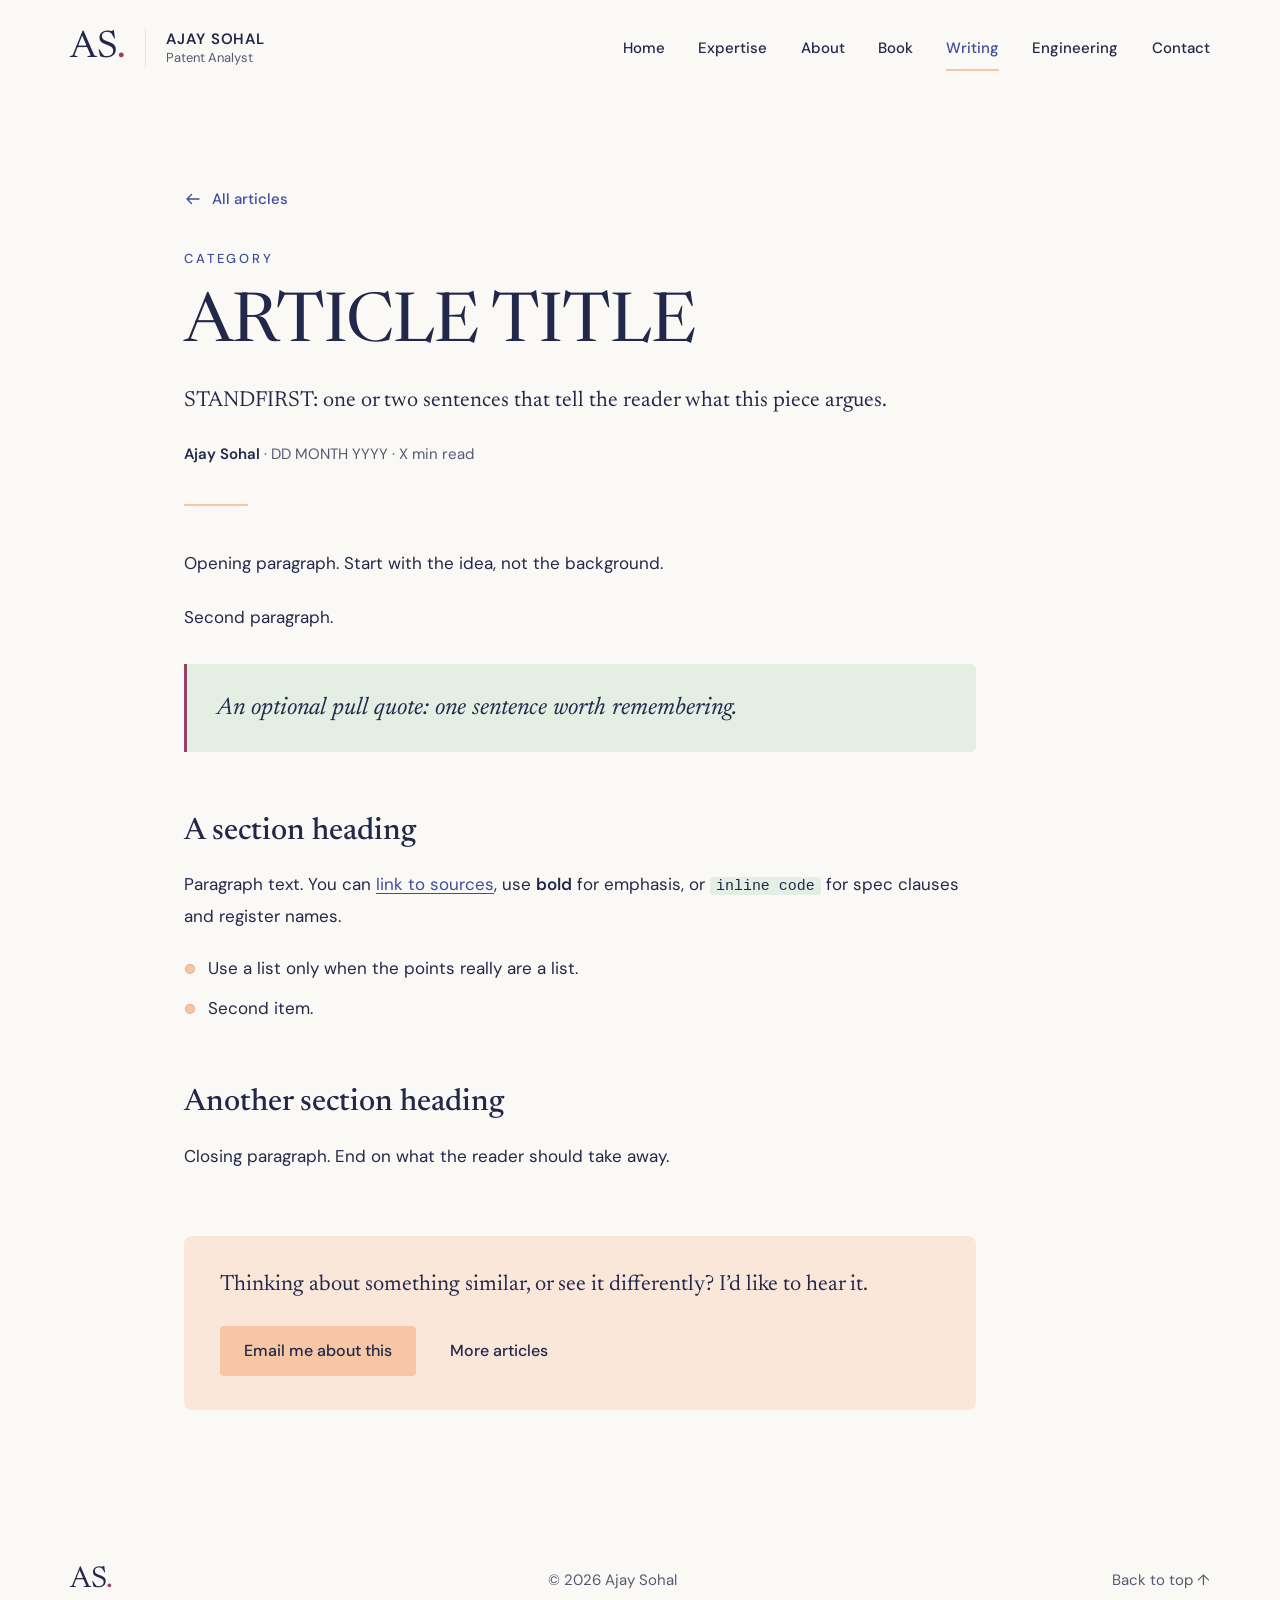
<file: articles/article-template.html>
<!DOCTYPE html>
<html lang="en">
<head>
  <meta charset="UTF-8">
  <meta name="viewport" content="width=device-width, initial-scale=1">
  <title>ARTICLE TITLE | Ajay Sohal</title>
  <meta name="robots" content="noindex">
  <meta name="description" content="ONE-SENTENCE SUMMARY (about 150 characters). Shown in Google results and link previews.">
  <meta name="author" content="Ajay Sohal">
  <link rel="canonical" href="https://ajaysohal.com/articles/FILE-NAME.html">

  <meta property="og:type" content="article">
  <meta property="og:site_name" content="Ajay Sohal">
  <meta property="og:title" content="ARTICLE TITLE | Ajay Sohal">
  <meta property="og:description" content="ONE-SENTENCE SUMMARY (about 150 characters). Shown in Google results and link previews.">
  <meta property="og:url" content="https://ajaysohal.com/articles/FILE-NAME.html">
  <meta property="og:image" content="https://ajaysohal.com/assets/images/og-image.jpg">
  <meta property="og:image:alt" content="Ajay Sohal">
  <meta name="twitter:card" content="summary_large_image">
  <meta name="theme-color" content="#fbf9f6">
  <!--
    HOW TO USE THIS TEMPLATE
    1. Copy this file and rename it, e.g. articles/my-new-article.html (lowercase, hyphens).
    2. Replace every CAPITALISED placeholder in <head> and in the header below.
    3. Write the article between ARTICLE BODY and END.
    4. Add a card for it at the top of articles/index.html, and at the top of the
       ARTICLE CARDS block in index.html (keep only the latest 3 there).
    5. Add the URL to sitemap.xml.
  -->
  <link rel="icon" href="../favicon.ico" sizes="any">
  <link rel="icon" type="image/png" sizes="32x32" href="../assets/images/favicon-32.png">
  <link rel="apple-touch-icon" href="../assets/images/apple-touch-icon.png">
  <link rel="preconnect" href="https://fonts.googleapis.com">
  <link rel="preconnect" href="https://fonts.gstatic.com" crossorigin>
  <link href="https://fonts.googleapis.com/css2?family=DM+Sans:opsz,wght@9..40,400;9..40,500;9..40,600&family=Newsreader:ital,opsz,wght@0,6..72,400;0,6..72,500;1,6..72,400&display=swap" rel="stylesheet">
  <link rel="stylesheet" href="../css/style.css">
</head>
<body>
  <a class="skip-link" href="#main">Skip to content</a>

  <header class="site-header">
    <a class="brand" href="../index.html" aria-label="Ajay Sohal, home">
      <span class="brand__mono" aria-hidden="true">AS<span>.</span></span>
      <span class="brand__text"><b>AJAY SOHAL</b><small>Patent Analyst</small></span>
    </a>
    <nav class="nav" aria-label="Main">
      <ul>
        <li><a href="../index.html">Home</a></li>
        <li><a href="../index.html#expertise">Expertise</a></li>
        <li><a href="../index.html#about">About</a></li>
        <li><a href="../index.html#book">Book</a></li>
        <li><a href="../articles/index.html" aria-current="page">Writing</a></li>
        <li><a href="../index.html#engineering">Engineering</a></li>
        <li><a href="../index.html#contact">Contact</a></li>
      </ul>
    </nav>
    <button class="menu-btn" type="button" data-menu-open aria-expanded="false" aria-controls="site-menu">
      Menu
      <svg viewBox="0 0 24 24" fill="none" stroke="currentColor" stroke-width="1.8" stroke-linecap="round" aria-hidden="true"><path d="M4 7h16M4 12h16M4 17h16"/></svg>
    </button>
  </header>

  <div class="menu" id="site-menu" aria-hidden="true">
    <div class="site-header">
      <a class="brand" href="../index.html" aria-label="Ajay Sohal, home">
      <span class="brand__mono" aria-hidden="true">AS<span>.</span></span>
      <span class="brand__text"><b>AJAY SOHAL</b><small>Patent Analyst</small></span>
    </a>
      <button class="menu-btn" type="button" data-menu-close>
        Close
        <svg viewBox="0 0 24 24" fill="none" stroke="currentColor" stroke-width="1.8" stroke-linecap="round" aria-hidden="true"><path d="M6 6l12 12M18 6 6 18"/></svg>
      </button>
    </div>
    <nav class="menu__nav" aria-label="Main (mobile)">
      <ul class="menu__list">
        <li><a href="../index.html">Home</a></li>
        <li><a href="../index.html#expertise">Expertise</a></li>
        <li><a href="../index.html#about">About</a></li>
        <li><a href="../index.html#book">Book</a></li>
        <li><a href="../articles/index.html">Writing</a></li>
        <li><a href="../index.html#engineering">Engineering</a></li>
        <li><a href="../index.html#contact">Contact</a></li>
      </ul>
    </nav>
  </div>

  <main id="main" class="page page--narrow">
    <article>
      <header>
        <a class="back" href="index.html">
          <svg viewBox="0 0 24 24" fill="none" stroke="currentColor" stroke-width="1.8" stroke-linecap="round" stroke-linejoin="round" aria-hidden="true"><path d="M20 12H4M10 6l-6 6 6 6"/></svg>
          All articles</a>
        <p class="eyebrow eyebrow--link">CATEGORY</p>
        <h1 class="page-title">ARTICLE TITLE</h1>
        <p class="dek">STANDFIRST: one or two sentences that tell the reader what this piece argues.</p>
        <p class="byline"><b>Ajay Sohal</b> · <time datetime="YYYY-MM-DD">DD MONTH YYYY</time> · X min read</p>
      </header>

      <div class="article">
        <hr class="rule">
        <!-- ===== ARTICLE BODY: replace everything between here and END ===== -->
        <p>Opening paragraph. Start with the idea, not the background.</p>
        <p>Second paragraph.</p>

        <blockquote><p>An optional pull quote: one sentence worth remembering.</p></blockquote>

        <h2>A section heading</h2>
        <p>Paragraph text. You can <a href="https://example.com">link to sources</a>, use <strong>bold</strong> for emphasis, or <code>inline code</code> for spec clauses and register names.</p>
        <ul>
          <li>Use a list only when the points really are a list.</li>
          <li>Second item.</li>
        </ul>

        <!-- Optional image: put the file in assets/images/ -->
        <!--
        <figure>
          <img src="../assets/images/your-image.jpg" alt="Describe what the image shows" loading="lazy">
          <figcaption>Optional caption.</figcaption>
        </figure>
        -->

        <h2>Another section heading</h2>
        <p>Closing paragraph. End on what the reader should take away.</p>
        <!-- ===== END ARTICLE BODY ===== -->
      </div>

      <aside class="article-end">
        <p>Thinking about something similar, or see it differently? I’d like to hear it.</p>
        <div class="actions">
          <a class="btn" href="mailto:ajaesohal@gmail.com?subject=ARTICLE%20TITLE">Email me about this</a>
          <a class="link-arrow" href="index.html">More articles</a>
        </div>
      </aside>
    </article>
  </main>

  <footer class="site-footer">
    <a class="brand" href="../index.html" aria-label="Ajay Sohal, home"><span class="brand__mono" aria-hidden="true">AS<span>.</span></span></a>
    <p>© 2026 Ajay Sohal</p>
    <a href="#main">Back to top ↑</a>
  </footer>

  <script src="../js/main.js" defer></script>
</body>
</html>
</file>
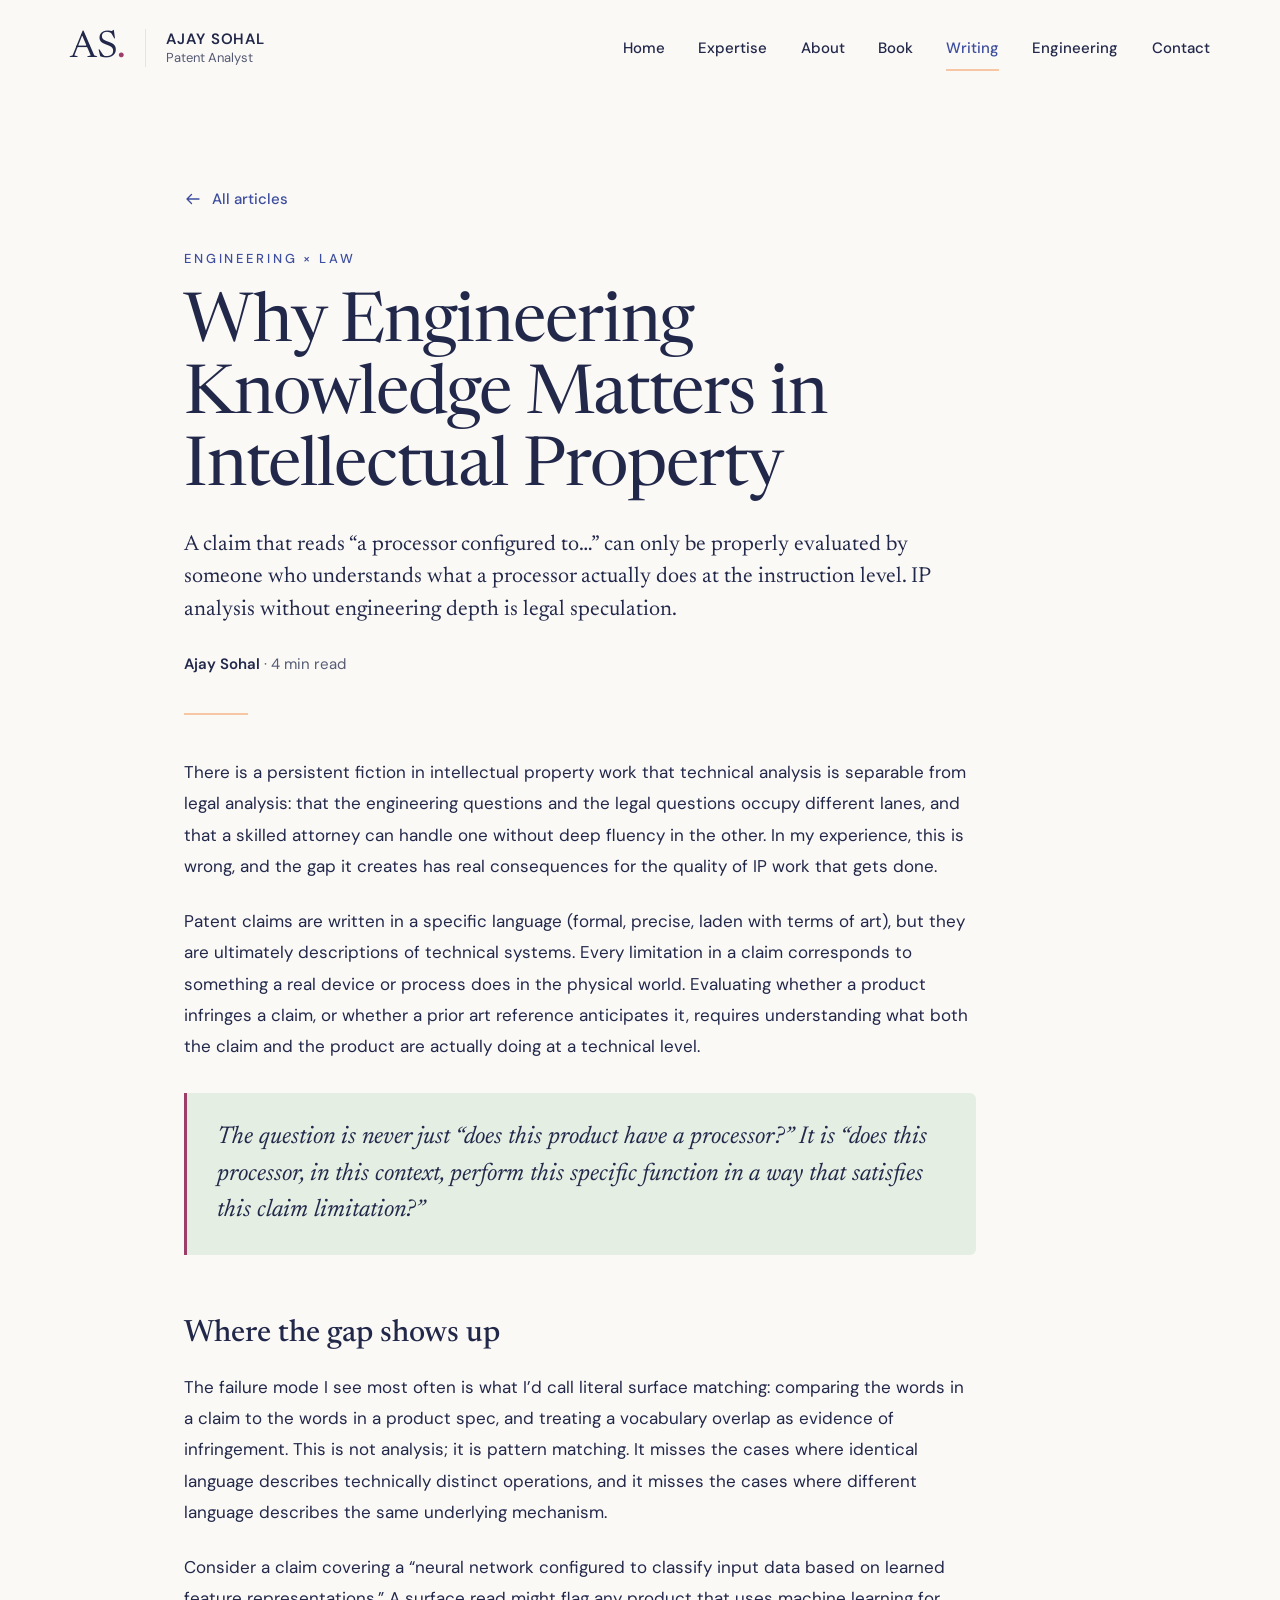
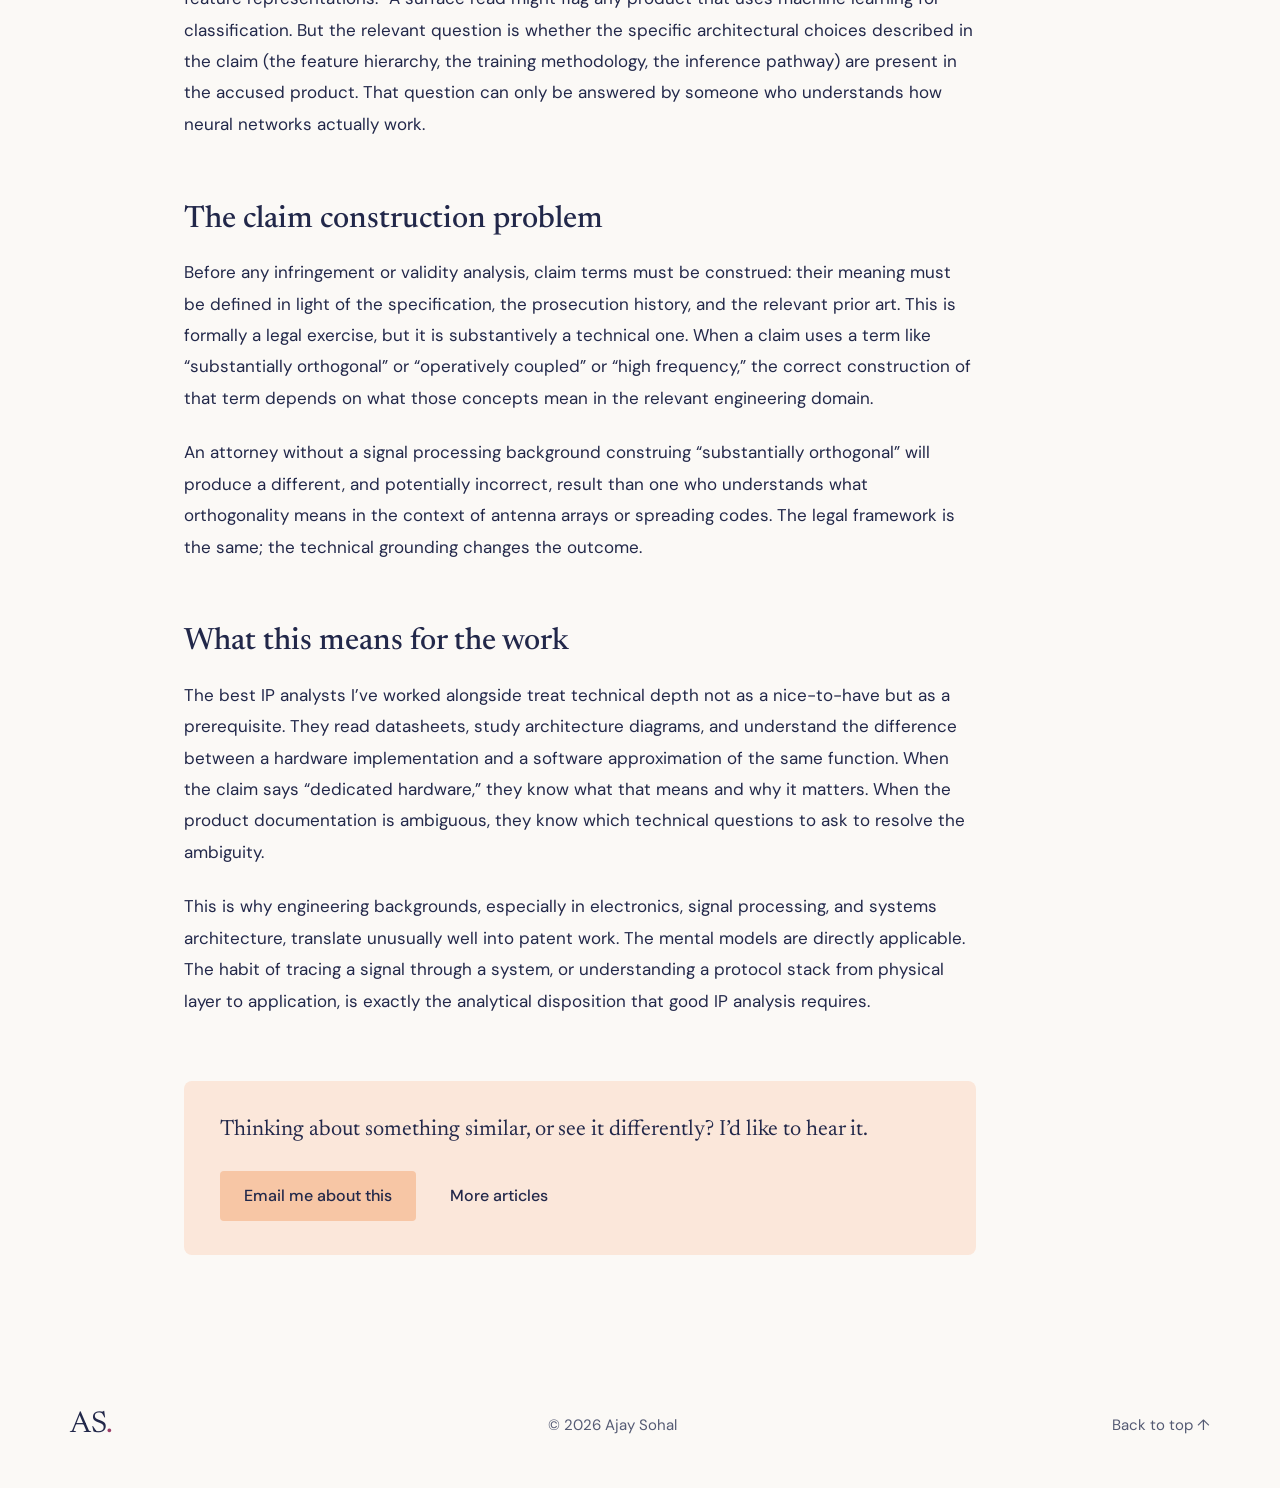
<file: articles/engineering-knowledge-intellectual-property.html>
<!DOCTYPE html>
<html lang="en">
<head>
  <meta charset="UTF-8">
  <meta name="viewport" content="width=device-width, initial-scale=1">
  <title>Why Engineering Knowledge Matters in Intellectual Property | Ajay Sohal</title>
  <meta name="description" content="Why patent claim analysis needs real engineering depth, and where surface-level matching goes wrong. By Ajay Sohal.">
  <meta name="author" content="Ajay Sohal">
  <link rel="canonical" href="https://ajaysohal.com/articles/engineering-knowledge-intellectual-property.html">

  <meta property="og:type" content="article">
  <meta property="og:site_name" content="Ajay Sohal">
  <meta property="og:title" content="Why Engineering Knowledge Matters in Intellectual Property | Ajay Sohal">
  <meta property="og:description" content="Why patent claim analysis needs real engineering depth, and where surface-level matching goes wrong. By Ajay Sohal.">
  <meta property="og:url" content="https://ajaysohal.com/articles/engineering-knowledge-intellectual-property.html">
  <meta property="og:image" content="https://ajaysohal.com/assets/images/og-image.jpg">
  <meta property="og:image:alt" content="Ajay Sohal">
  <meta name="twitter:card" content="summary_large_image">
  <meta name="theme-color" content="#fbf9f6">

  <link rel="icon" href="../favicon.ico" sizes="any">
  <link rel="icon" type="image/png" sizes="32x32" href="../assets/images/favicon-32.png">
  <link rel="apple-touch-icon" href="../assets/images/apple-touch-icon.png">
  <link rel="preconnect" href="https://fonts.googleapis.com">
  <link rel="preconnect" href="https://fonts.gstatic.com" crossorigin>
  <link href="https://fonts.googleapis.com/css2?family=DM+Sans:opsz,wght@9..40,400;9..40,500;9..40,600&family=Newsreader:ital,opsz,wght@0,6..72,400;0,6..72,500;1,6..72,400&display=swap" rel="stylesheet">
  <link rel="stylesheet" href="../css/style.css">
</head>
<body>
  <a class="skip-link" href="#main">Skip to content</a>

  <header class="site-header">
    <a class="brand" href="../index.html" aria-label="Ajay Sohal, home">
      <span class="brand__mono" aria-hidden="true">AS<span>.</span></span>
      <span class="brand__text"><b>AJAY SOHAL</b><small>Patent Analyst</small></span>
    </a>
    <nav class="nav" aria-label="Main">
      <ul>
        <li><a href="../index.html">Home</a></li>
        <li><a href="../index.html#expertise">Expertise</a></li>
        <li><a href="../index.html#about">About</a></li>
        <li><a href="../index.html#book">Book</a></li>
        <li><a href="../articles/index.html" aria-current="page">Writing</a></li>
        <li><a href="../index.html#engineering">Engineering</a></li>
        <li><a href="../index.html#contact">Contact</a></li>
      </ul>
    </nav>
    <button class="menu-btn" type="button" data-menu-open aria-expanded="false" aria-controls="site-menu">
      Menu
      <svg viewBox="0 0 24 24" fill="none" stroke="currentColor" stroke-width="1.8" stroke-linecap="round" aria-hidden="true"><path d="M4 7h16M4 12h16M4 17h16"/></svg>
    </button>
  </header>

  <div class="menu" id="site-menu" aria-hidden="true">
    <div class="site-header">
      <a class="brand" href="../index.html" aria-label="Ajay Sohal, home">
      <span class="brand__mono" aria-hidden="true">AS<span>.</span></span>
      <span class="brand__text"><b>AJAY SOHAL</b><small>Patent Analyst</small></span>
    </a>
      <button class="menu-btn" type="button" data-menu-close>
        Close
        <svg viewBox="0 0 24 24" fill="none" stroke="currentColor" stroke-width="1.8" stroke-linecap="round" aria-hidden="true"><path d="M6 6l12 12M18 6 6 18"/></svg>
      </button>
    </div>
    <nav class="menu__nav" aria-label="Main (mobile)">
      <ul class="menu__list">
        <li><a href="../index.html">Home</a></li>
        <li><a href="../index.html#expertise">Expertise</a></li>
        <li><a href="../index.html#about">About</a></li>
        <li><a href="../index.html#book">Book</a></li>
        <li><a href="../articles/index.html">Writing</a></li>
        <li><a href="../index.html#engineering">Engineering</a></li>
        <li><a href="../index.html#contact">Contact</a></li>
      </ul>
    </nav>
  </div>

  <main id="main" class="page page--narrow">
    <article>
      <header>
        <a class="back" href="index.html">
          <svg viewBox="0 0 24 24" fill="none" stroke="currentColor" stroke-width="1.8" stroke-linecap="round" stroke-linejoin="round" aria-hidden="true"><path d="M20 12H4M10 6l-6 6 6 6"/></svg>
          All articles</a>
        <p class="eyebrow eyebrow--link">Engineering × Law</p>
        <h1 class="page-title">Why Engineering Knowledge Matters in Intellectual Property</h1>
        <p class="dek">A claim that reads “a processor configured to…” can only be properly evaluated by someone who understands what a processor actually does at the instruction level. IP analysis without engineering depth is legal speculation.</p>
        <!-- AJ: add the publish date here, e.g. <time datetime="2026-10-31">31 October 2026</time> · -->
        <p class="byline"><b>Ajay Sohal</b> · 4 min read</p>
      </header>

      <div class="article">
        <hr class="rule">
        <p>There is a persistent fiction in intellectual property work that technical analysis is separable from legal analysis: that the engineering questions and the legal questions occupy different lanes, and that a skilled attorney can handle one without deep fluency in the other. In my experience, this is wrong, and the gap it creates has real consequences for the quality of IP work that gets done.</p>
        <p>Patent claims are written in a specific language (formal, precise, laden with terms of art), but they are ultimately descriptions of technical systems. Every limitation in a claim corresponds to something a real device or process does in the physical world. Evaluating whether a product infringes a claim, or whether a prior art reference anticipates it, requires understanding what both the claim and the product are actually doing at a technical level.</p>
        <blockquote><p>The question is never just “does this product have a processor?” It is “does this processor, in this context, perform this specific function in a way that satisfies this claim limitation?”</p></blockquote>

        <h2>Where the gap shows up</h2>
        <p>The failure mode I see most often is what I’d call literal surface matching: comparing the words in a claim to the words in a product spec, and treating a vocabulary overlap as evidence of infringement. This is not analysis; it is pattern matching. It misses the cases where identical language describes technically distinct operations, and it misses the cases where different language describes the same underlying mechanism.</p>
        <p>Consider a claim covering a “neural network configured to classify input data based on learned feature representations.” A surface read might flag any product that uses machine learning for classification. But the relevant question is whether the specific architectural choices described in the claim (the feature hierarchy, the training methodology, the inference pathway) are present in the accused product. That question can only be answered by someone who understands how neural networks actually work.</p>

        <h2>The claim construction problem</h2>
        <p>Before any infringement or validity analysis, claim terms must be construed: their meaning must be defined in light of the specification, the prosecution history, and the relevant prior art. This is formally a legal exercise, but it is substantively a technical one. When a claim uses a term like “substantially orthogonal” or “operatively coupled” or “high frequency,” the correct construction of that term depends on what those concepts mean in the relevant engineering domain.</p>
        <p>An attorney without a signal processing background construing “substantially orthogonal” will produce a different, and potentially incorrect, result than one who understands what orthogonality means in the context of antenna arrays or spreading codes. The legal framework is the same; the technical grounding changes the outcome.</p>

        <h2>What this means for the work</h2>
        <p>The best IP analysts I’ve worked alongside treat technical depth not as a nice-to-have but as a prerequisite. They read datasheets, study architecture diagrams, and understand the difference between a hardware implementation and a software approximation of the same function. When the claim says “dedicated hardware,” they know what that means and why it matters. When the product documentation is ambiguous, they know which technical questions to ask to resolve the ambiguity.</p>
        <p>This is why engineering backgrounds, especially in electronics, signal processing, and systems architecture, translate unusually well into patent work. The mental models are directly applicable. The habit of tracing a signal through a system, or understanding a protocol stack from physical layer to application, is exactly the analytical disposition that good IP analysis requires.</p>
      </div>

      <aside class="article-end">
        <p>Thinking about something similar, or see it differently? I’d like to hear it.</p>
        <div class="actions">
          <a class="btn" href="mailto:ajaesohal@gmail.com?subject=Why%20Engineering%20Knowledge%20Matters%20in%20Intellectual%20Property">Email me about this</a>
          <a class="link-arrow" href="index.html">More articles</a>
        </div>
      </aside>
    </article>
  </main>

  <footer class="site-footer">
    <a class="brand" href="../index.html" aria-label="Ajay Sohal, home"><span class="brand__mono" aria-hidden="true">AS<span>.</span></span></a>
    <p>© 2026 Ajay Sohal</p>
    <a href="#main">Back to top ↑</a>
  </footer>

  <script src="../js/main.js" defer></script>
</body>
</html>
</file>
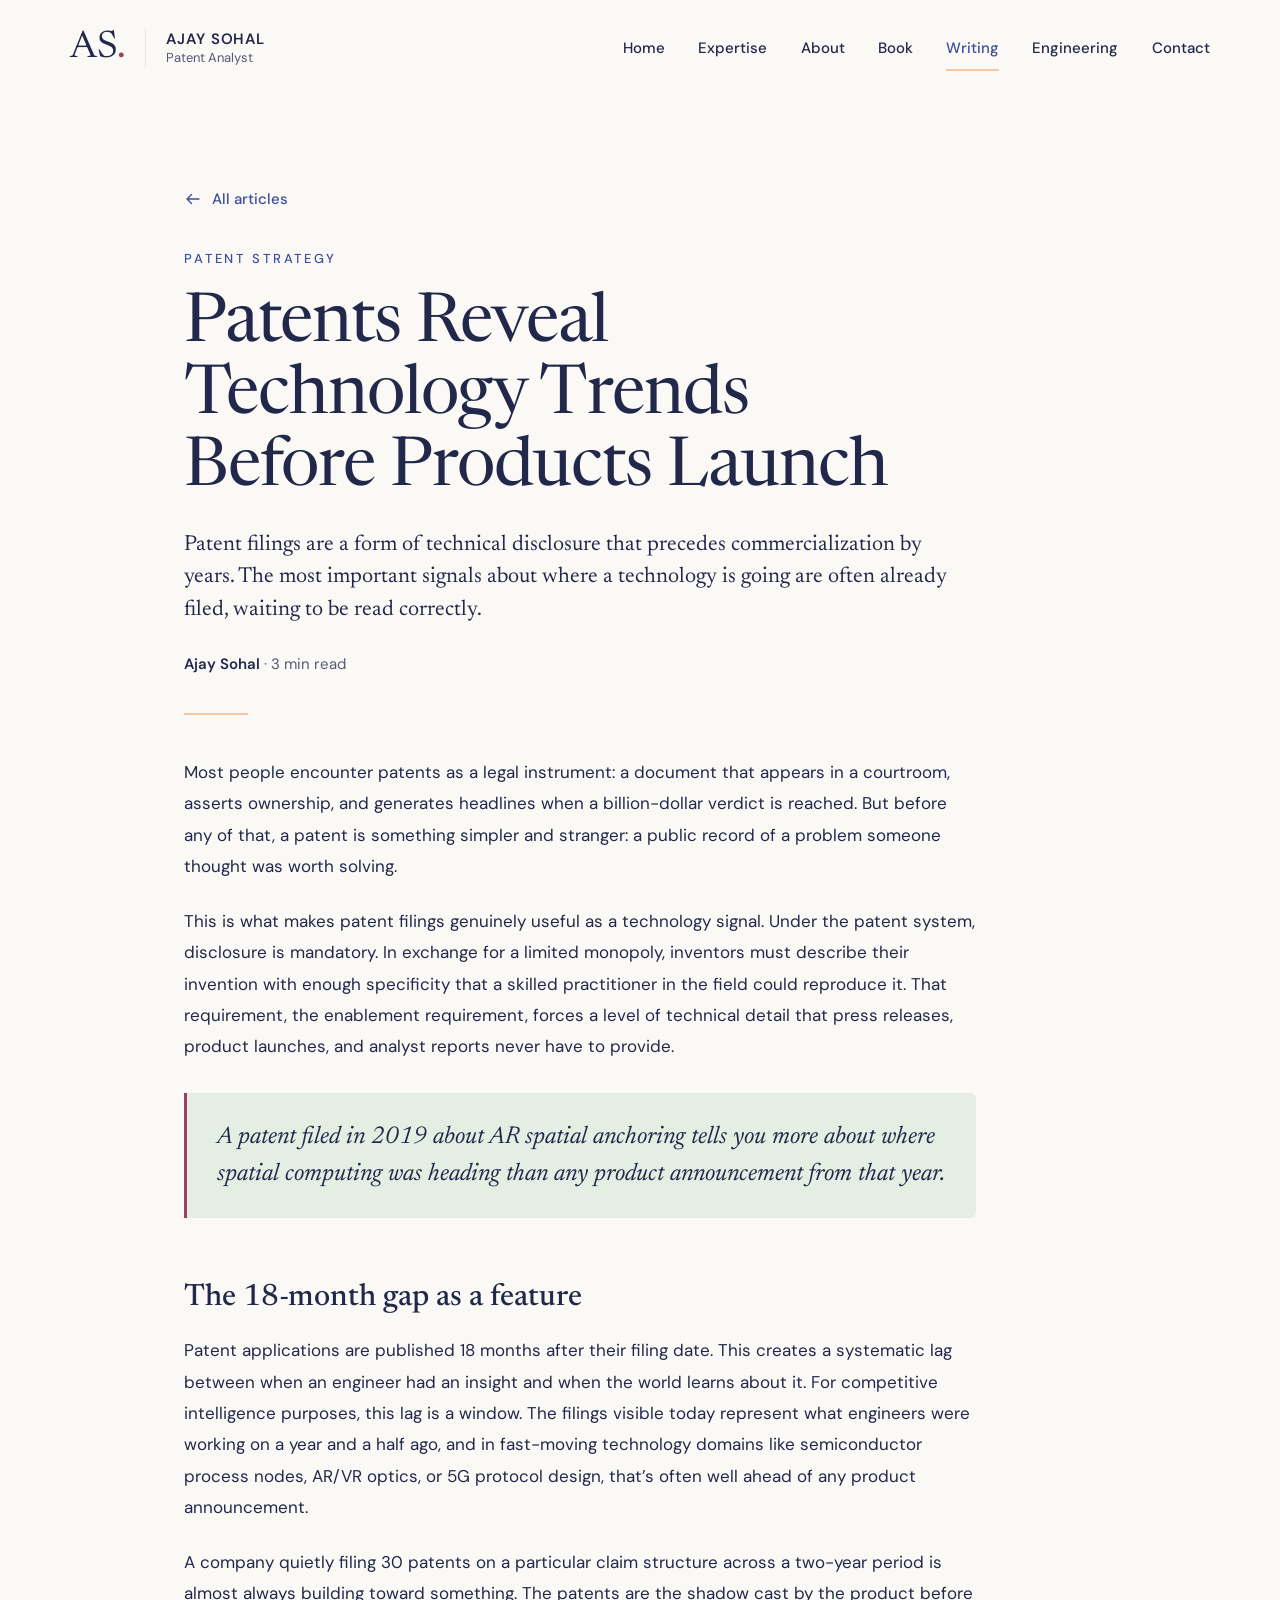
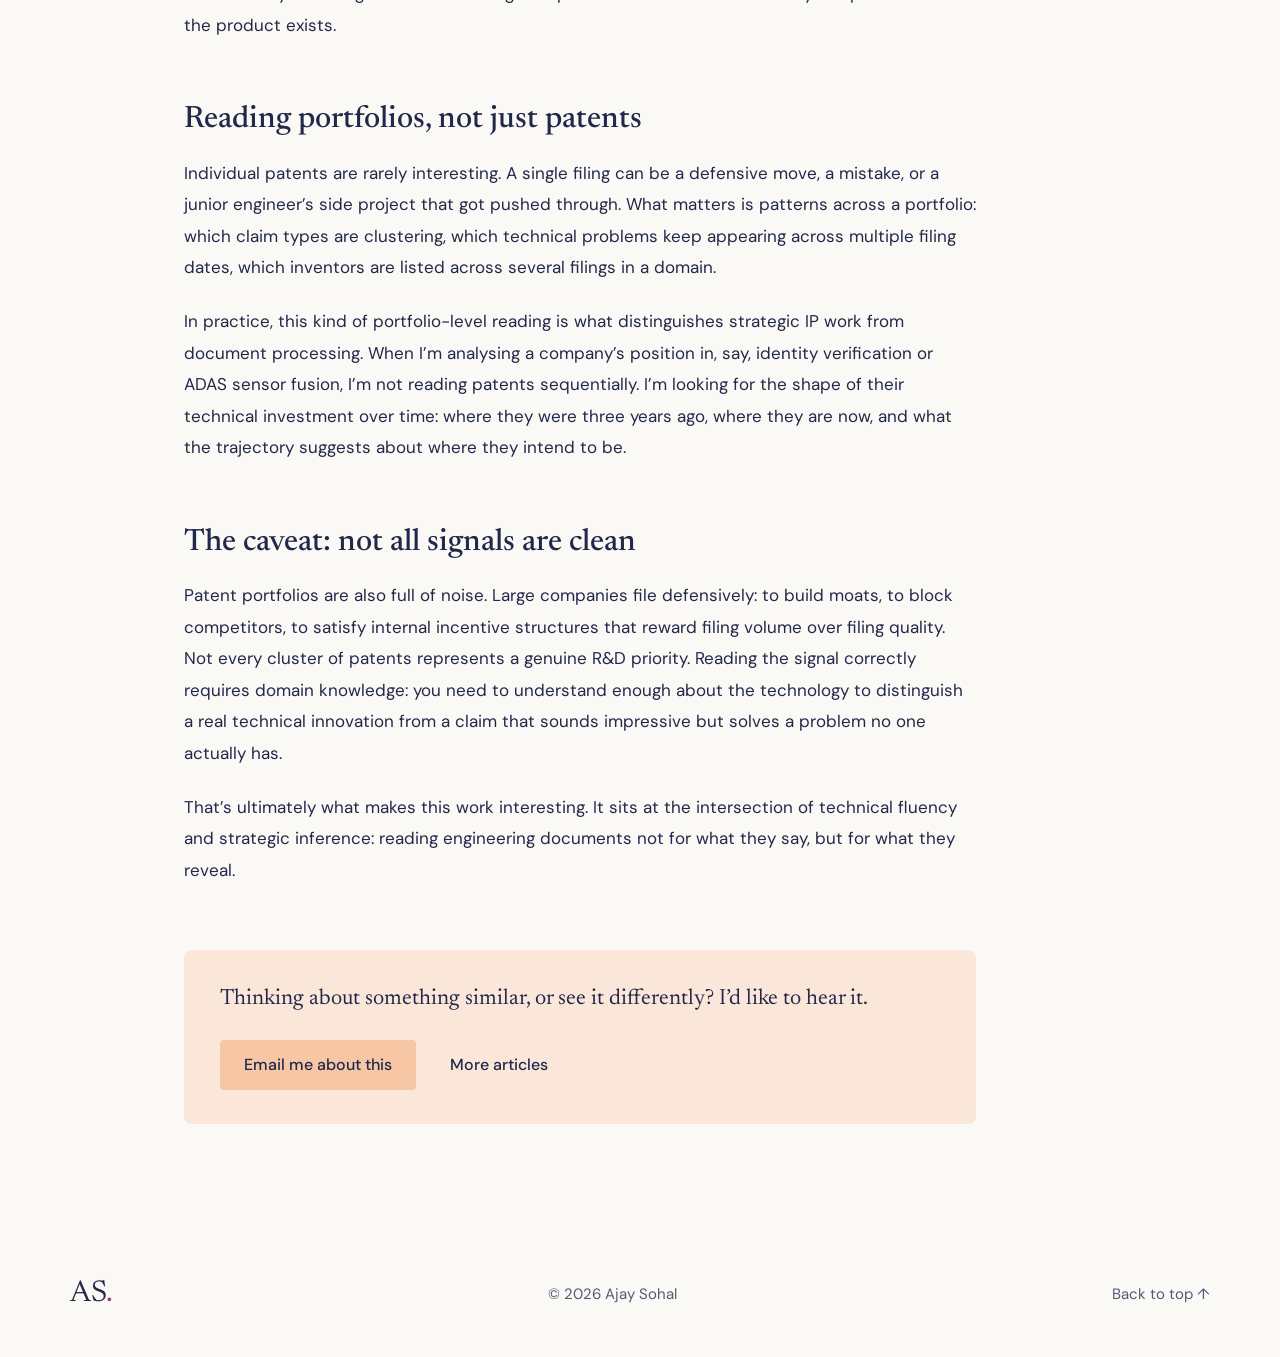
<file: articles/patents-reveal-technology-trends.html>
<!DOCTYPE html>
<html lang="en">
<head>
  <meta charset="UTF-8">
  <meta name="viewport" content="width=device-width, initial-scale=1">
  <title>Patents Reveal Technology Trends Before Products Launch | Ajay Sohal</title>
  <meta name="description" content="Patent filings precede products by years. How to read portfolios, not just patents, for technology signals. By Ajay Sohal.">
  <meta name="author" content="Ajay Sohal">
  <link rel="canonical" href="https://ajaysohal.com/articles/patents-reveal-technology-trends.html">

  <meta property="og:type" content="article">
  <meta property="og:site_name" content="Ajay Sohal">
  <meta property="og:title" content="Patents Reveal Technology Trends Before Products Launch | Ajay Sohal">
  <meta property="og:description" content="Patent filings precede products by years. How to read portfolios, not just patents, for technology signals. By Ajay Sohal.">
  <meta property="og:url" content="https://ajaysohal.com/articles/patents-reveal-technology-trends.html">
  <meta property="og:image" content="https://ajaysohal.com/assets/images/og-image.jpg">
  <meta property="og:image:alt" content="Ajay Sohal">
  <meta name="twitter:card" content="summary_large_image">
  <meta name="theme-color" content="#fbf9f6">

  <link rel="icon" href="../favicon.ico" sizes="any">
  <link rel="icon" type="image/png" sizes="32x32" href="../assets/images/favicon-32.png">
  <link rel="apple-touch-icon" href="../assets/images/apple-touch-icon.png">
  <link rel="preconnect" href="https://fonts.googleapis.com">
  <link rel="preconnect" href="https://fonts.gstatic.com" crossorigin>
  <link href="https://fonts.googleapis.com/css2?family=DM+Sans:opsz,wght@9..40,400;9..40,500;9..40,600&family=Newsreader:ital,opsz,wght@0,6..72,400;0,6..72,500;1,6..72,400&display=swap" rel="stylesheet">
  <link rel="stylesheet" href="../css/style.css">
</head>
<body>
  <a class="skip-link" href="#main">Skip to content</a>

  <header class="site-header">
    <a class="brand" href="../index.html" aria-label="Ajay Sohal, home">
      <span class="brand__mono" aria-hidden="true">AS<span>.</span></span>
      <span class="brand__text"><b>AJAY SOHAL</b><small>Patent Analyst</small></span>
    </a>
    <nav class="nav" aria-label="Main">
      <ul>
        <li><a href="../index.html">Home</a></li>
        <li><a href="../index.html#expertise">Expertise</a></li>
        <li><a href="../index.html#about">About</a></li>
        <li><a href="../index.html#book">Book</a></li>
        <li><a href="../articles/index.html" aria-current="page">Writing</a></li>
        <li><a href="../index.html#engineering">Engineering</a></li>
        <li><a href="../index.html#contact">Contact</a></li>
      </ul>
    </nav>
    <button class="menu-btn" type="button" data-menu-open aria-expanded="false" aria-controls="site-menu">
      Menu
      <svg viewBox="0 0 24 24" fill="none" stroke="currentColor" stroke-width="1.8" stroke-linecap="round" aria-hidden="true"><path d="M4 7h16M4 12h16M4 17h16"/></svg>
    </button>
  </header>

  <div class="menu" id="site-menu" aria-hidden="true">
    <div class="site-header">
      <a class="brand" href="../index.html" aria-label="Ajay Sohal, home">
      <span class="brand__mono" aria-hidden="true">AS<span>.</span></span>
      <span class="brand__text"><b>AJAY SOHAL</b><small>Patent Analyst</small></span>
    </a>
      <button class="menu-btn" type="button" data-menu-close>
        Close
        <svg viewBox="0 0 24 24" fill="none" stroke="currentColor" stroke-width="1.8" stroke-linecap="round" aria-hidden="true"><path d="M6 6l12 12M18 6 6 18"/></svg>
      </button>
    </div>
    <nav class="menu__nav" aria-label="Main (mobile)">
      <ul class="menu__list">
        <li><a href="../index.html">Home</a></li>
        <li><a href="../index.html#expertise">Expertise</a></li>
        <li><a href="../index.html#about">About</a></li>
        <li><a href="../index.html#book">Book</a></li>
        <li><a href="../articles/index.html">Writing</a></li>
        <li><a href="../index.html#engineering">Engineering</a></li>
        <li><a href="../index.html#contact">Contact</a></li>
      </ul>
    </nav>
  </div>

  <main id="main" class="page page--narrow">
    <article>
      <header>
        <a class="back" href="index.html">
          <svg viewBox="0 0 24 24" fill="none" stroke="currentColor" stroke-width="1.8" stroke-linecap="round" stroke-linejoin="round" aria-hidden="true"><path d="M20 12H4M10 6l-6 6 6 6"/></svg>
          All articles</a>
        <p class="eyebrow eyebrow--link">Patent strategy</p>
        <h1 class="page-title">Patents Reveal Technology Trends Before Products Launch</h1>
        <p class="dek">Patent filings are a form of technical disclosure that precedes commercialization by years. The most important signals about where a technology is going are often already filed, waiting to be read correctly.</p>
        <!-- AJ: add the publish date here, e.g. <time datetime="2026-10-31">31 October 2026</time> · -->
        <p class="byline"><b>Ajay Sohal</b> · 3 min read</p>
      </header>

      <div class="article">
        <hr class="rule">
        <p>Most people encounter patents as a legal instrument: a document that appears in a courtroom, asserts ownership, and generates headlines when a billion-dollar verdict is reached. But before any of that, a patent is something simpler and stranger: a public record of a problem someone thought was worth solving.</p>
        <p>This is what makes patent filings genuinely useful as a technology signal. Under the patent system, disclosure is mandatory. In exchange for a limited monopoly, inventors must describe their invention with enough specificity that a skilled practitioner in the field could reproduce it. That requirement, the enablement requirement, forces a level of technical detail that press releases, product launches, and analyst reports never have to provide.</p>
        <blockquote><p>A patent filed in 2019 about AR spatial anchoring tells you more about where spatial computing was heading than any product announcement from that year.</p></blockquote>

        <h2>The 18-month gap as a feature</h2>
        <p>Patent applications are published 18 months after their filing date. This creates a systematic lag between when an engineer had an insight and when the world learns about it. For competitive intelligence purposes, this lag is a window. The filings visible today represent what engineers were working on a year and a half ago, and in fast-moving technology domains like semiconductor process nodes, AR/VR optics, or 5G protocol design, that’s often well ahead of any product announcement.</p>
        <p>A company quietly filing 30 patents on a particular claim structure across a two-year period is almost always building toward something. The patents are the shadow cast by the product before the product exists.</p>

        <h2>Reading portfolios, not just patents</h2>
        <p>Individual patents are rarely interesting. A single filing can be a defensive move, a mistake, or a junior engineer’s side project that got pushed through. What matters is patterns across a portfolio: which claim types are clustering, which technical problems keep appearing across multiple filing dates, which inventors are listed across several filings in a domain.</p>
        <p>In practice, this kind of portfolio-level reading is what distinguishes strategic IP work from document processing. When I’m analysing a company’s position in, say, identity verification or ADAS sensor fusion, I’m not reading patents sequentially. I’m looking for the shape of their technical investment over time: where they were three years ago, where they are now, and what the trajectory suggests about where they intend to be.</p>

        <h2>The caveat: not all signals are clean</h2>
        <p>Patent portfolios are also full of noise. Large companies file defensively: to build moats, to block competitors, to satisfy internal incentive structures that reward filing volume over filing quality. Not every cluster of patents represents a genuine R&amp;D priority. Reading the signal correctly requires domain knowledge: you need to understand enough about the technology to distinguish a real technical innovation from a claim that sounds impressive but solves a problem no one actually has.</p>
        <p>That’s ultimately what makes this work interesting. It sits at the intersection of technical fluency and strategic inference: reading engineering documents not for what they say, but for what they reveal.</p>
      </div>

      <aside class="article-end">
        <p>Thinking about something similar, or see it differently? I’d like to hear it.</p>
        <div class="actions">
          <a class="btn" href="mailto:ajaesohal@gmail.com?subject=Patents%20Reveal%20Technology%20Trends%20Before%20Products%20Launch">Email me about this</a>
          <a class="link-arrow" href="index.html">More articles</a>
        </div>
      </aside>
    </article>
  </main>

  <footer class="site-footer">
    <a class="brand" href="../index.html" aria-label="Ajay Sohal, home"><span class="brand__mono" aria-hidden="true">AS<span>.</span></span></a>
    <p>© 2026 Ajay Sohal</p>
    <a href="#main">Back to top ↑</a>
  </footer>

  <script src="../js/main.js" defer></script>
</body>
</html>
</file>
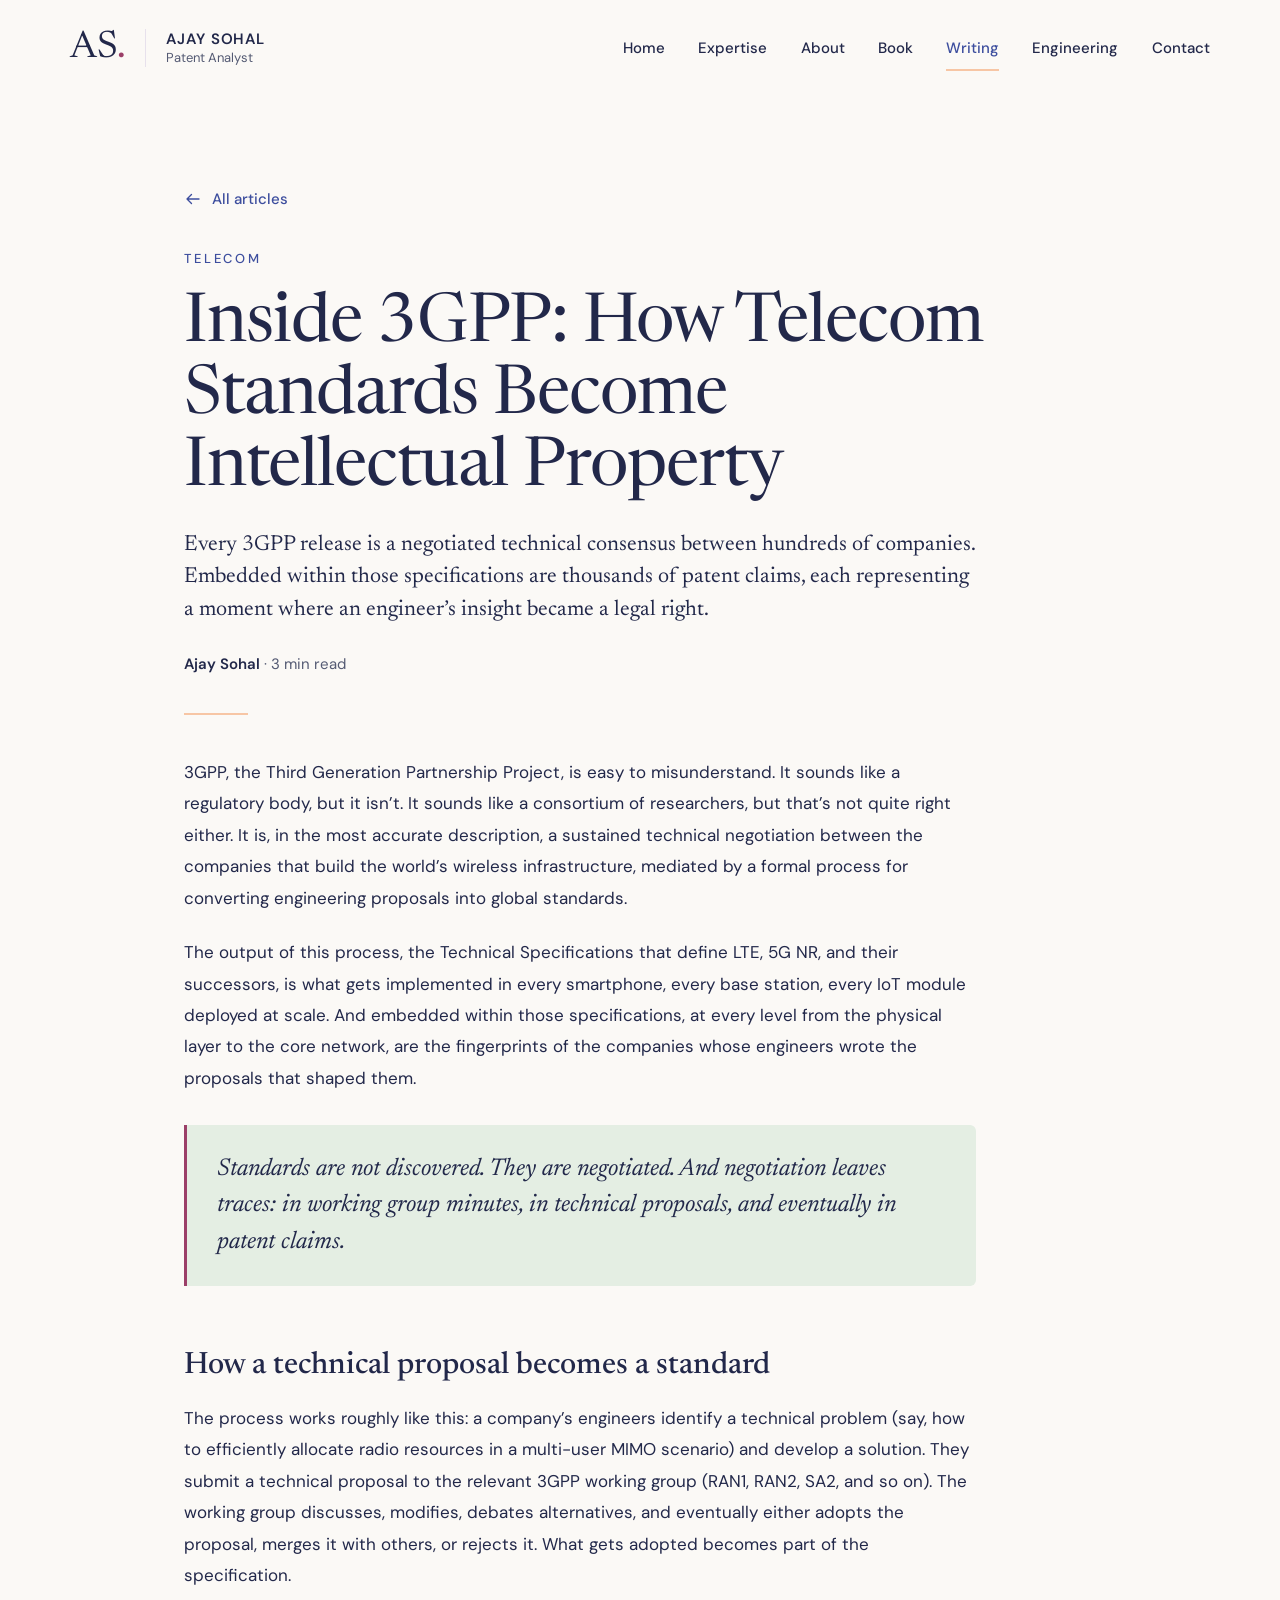
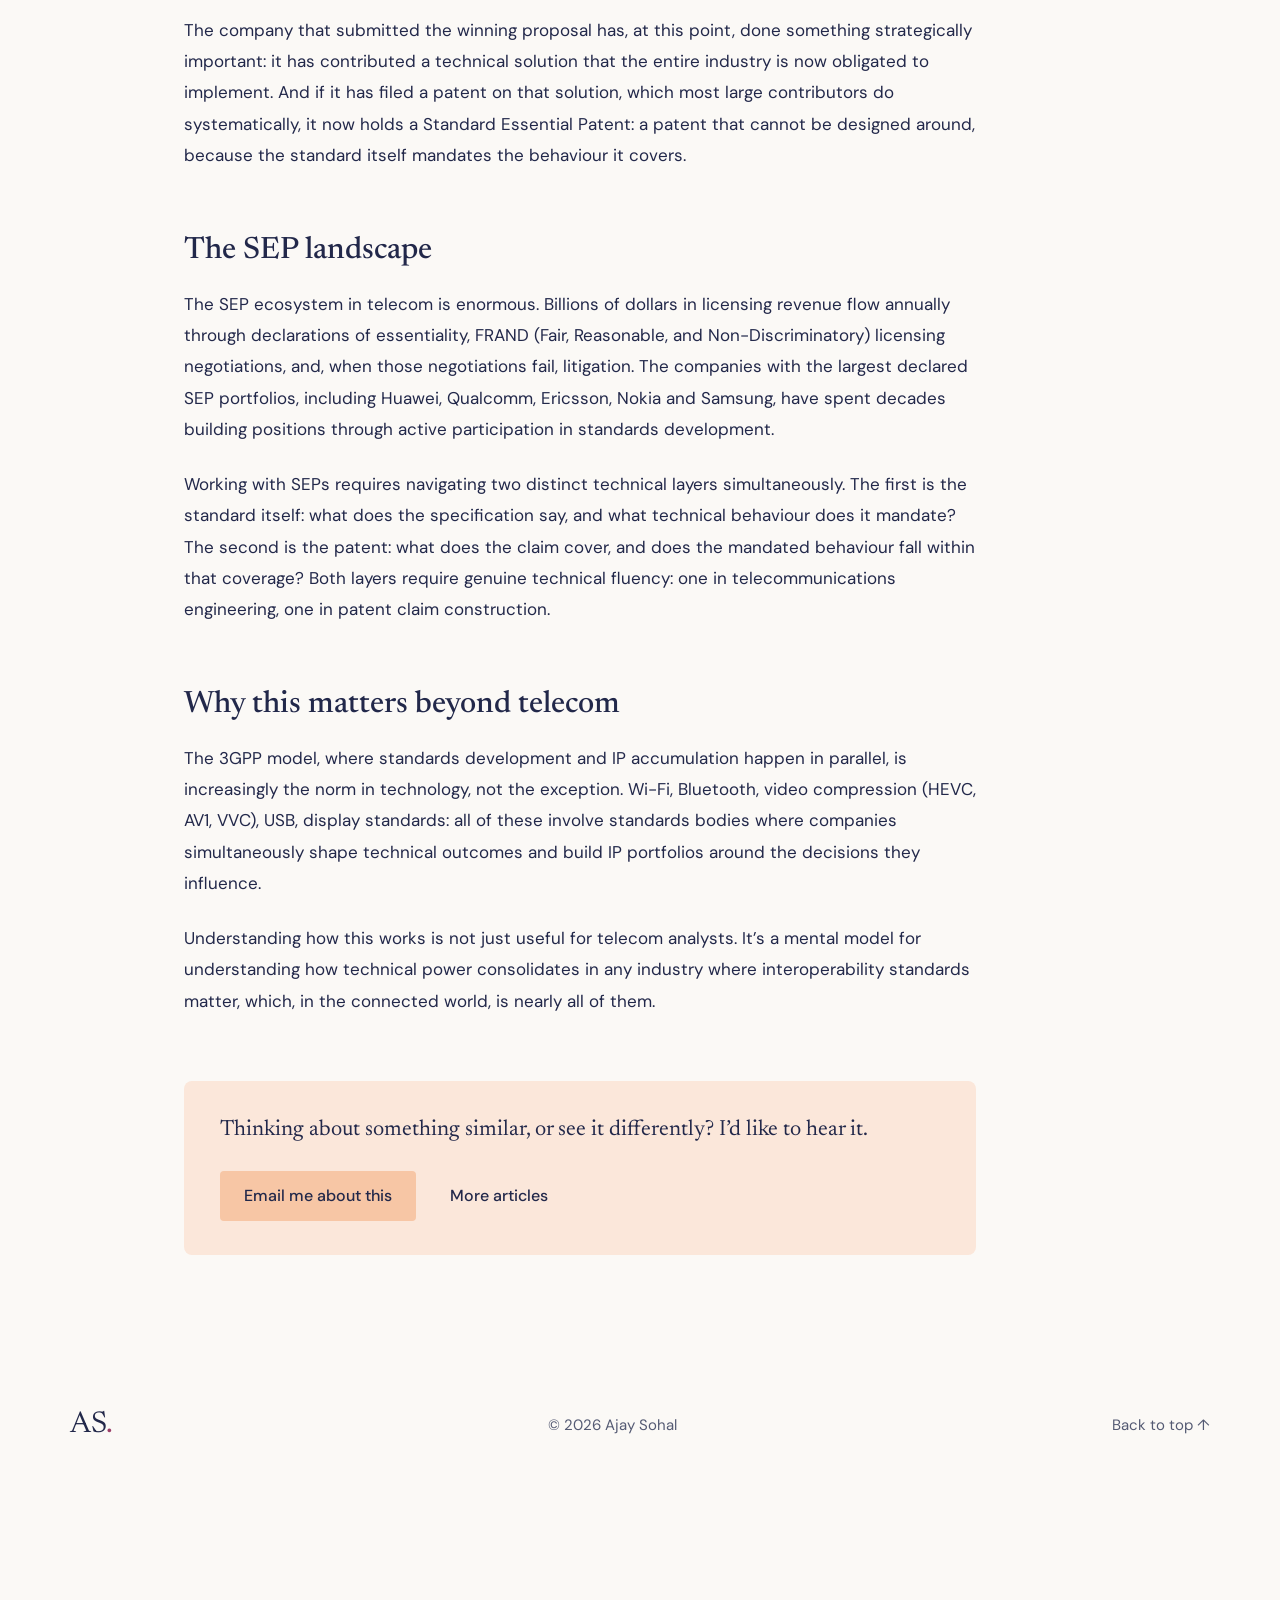
<file: notes/3gpp-standards-intellectual-property.html>
<!DOCTYPE html>
<html lang="en">
<head>
  <meta charset="UTF-8">
  <title>Inside 3GPP: How Telecom Standards Become Intellectual Property | Ajay Sohal</title>
  <meta name="robots" content="noindex">
  <link rel="canonical" href="https://ajaysohal.com/articles/3gpp-standards-intellectual-property.html">
  <meta http-equiv="refresh" content="0; url=../articles/3gpp-standards-intellectual-property.html">
  <style>body{background:#fbf9f6;color:#22284a;font-family:system-ui,sans-serif;padding:40px}a{color:#3d4e9e}</style>
</head>
<body>
  <p>This article has moved to <a href="../articles/3gpp-standards-intellectual-property.html">its new address</a>.</p>
</body>
</html>
</file>
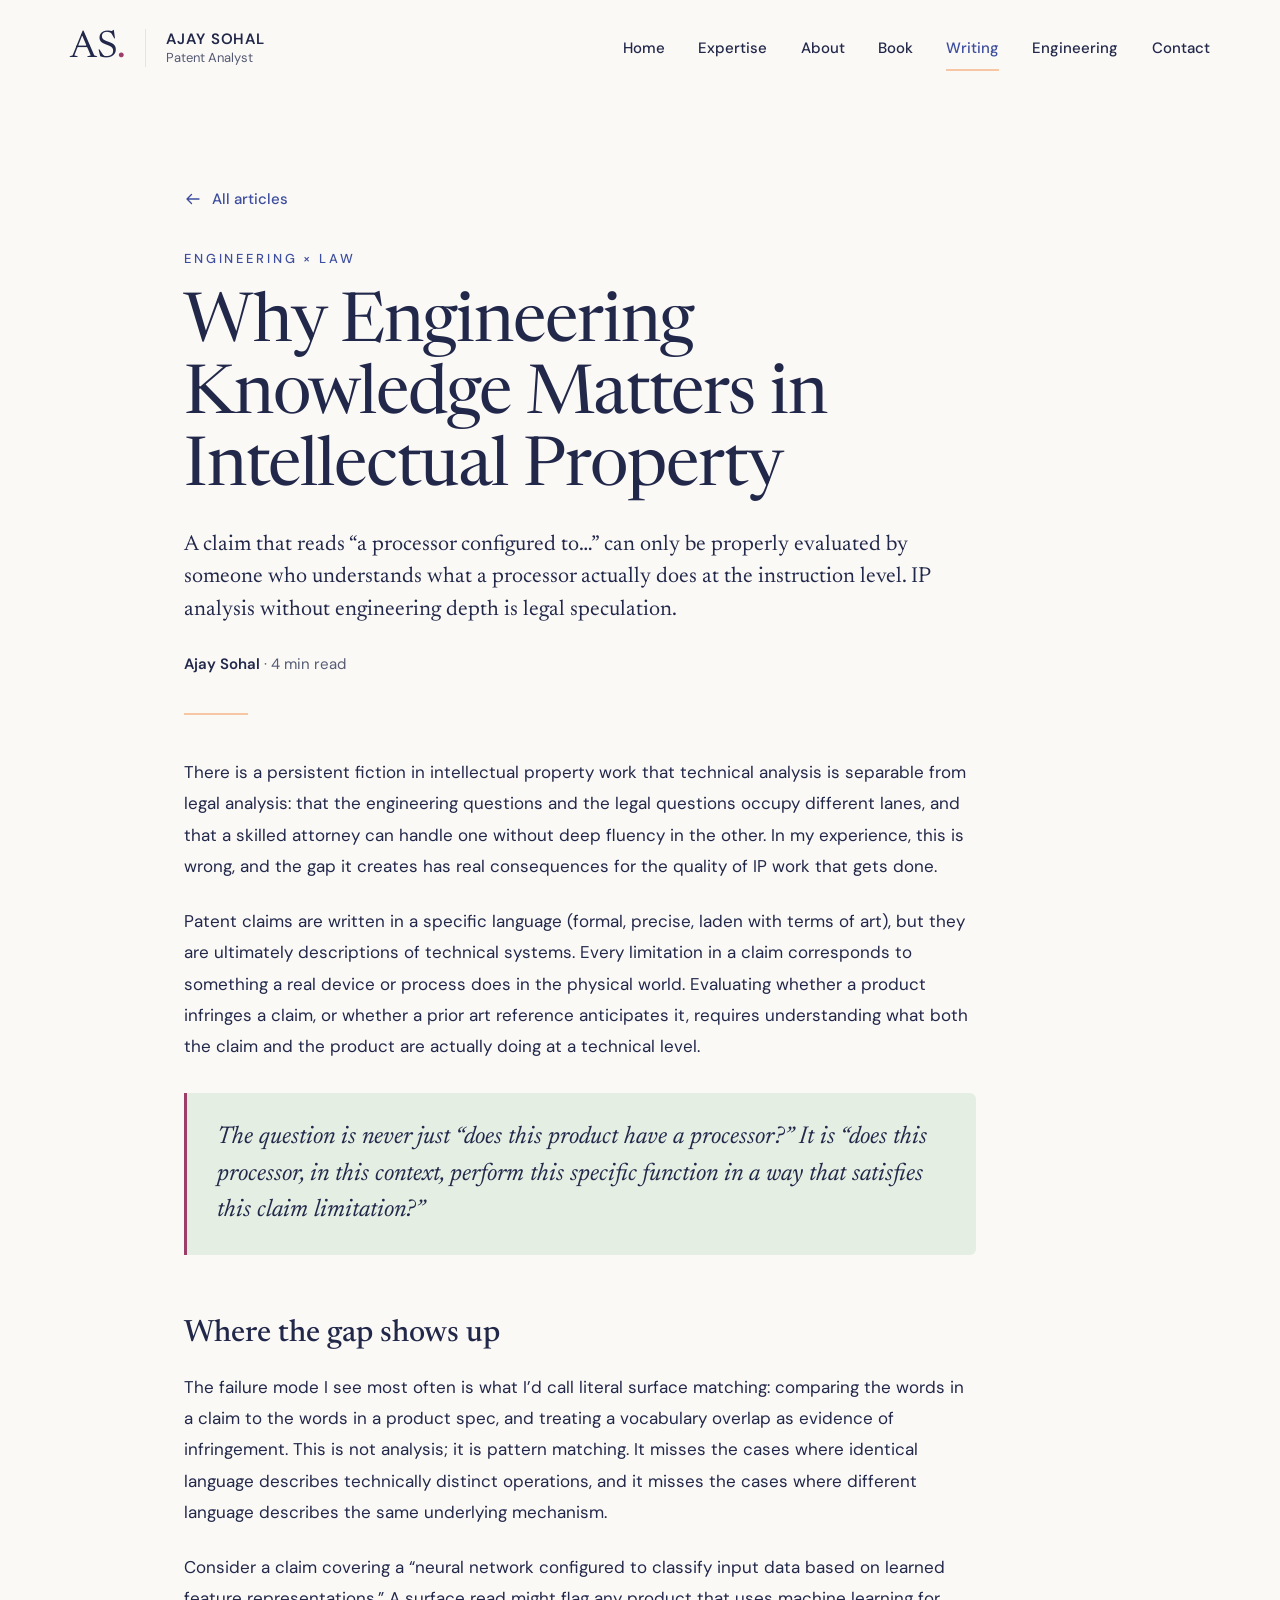
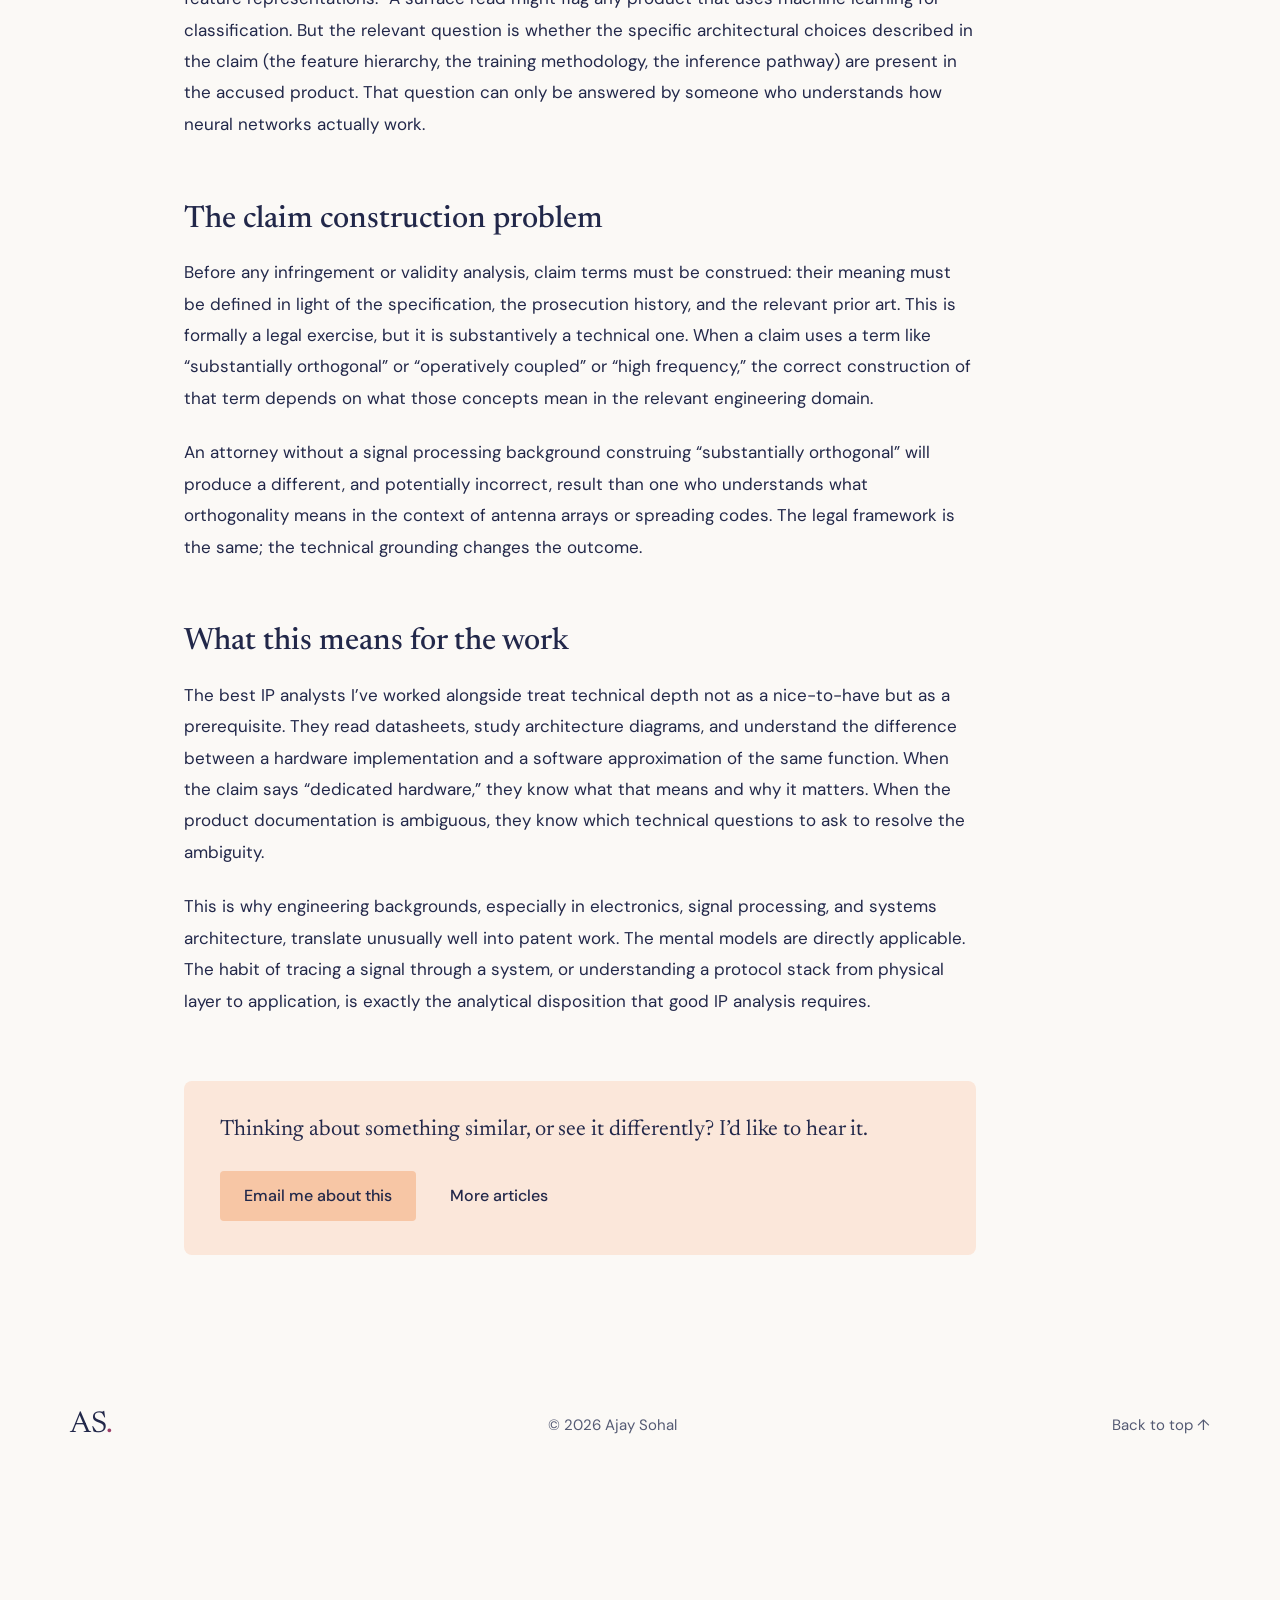
<file: notes/engineering-knowledge-intellectual-property.html>
<!DOCTYPE html>
<html lang="en">
<head>
  <meta charset="UTF-8">
  <title>Why Engineering Knowledge Matters in Intellectual Property | Ajay Sohal</title>
  <meta name="robots" content="noindex">
  <link rel="canonical" href="https://ajaysohal.com/articles/engineering-knowledge-intellectual-property.html">
  <meta http-equiv="refresh" content="0; url=../articles/engineering-knowledge-intellectual-property.html">
  <style>body{background:#fbf9f6;color:#22284a;font-family:system-ui,sans-serif;padding:40px}a{color:#3d4e9e}</style>
</head>
<body>
  <p>This article has moved to <a href="../articles/engineering-knowledge-intellectual-property.html">its new address</a>.</p>
</body>
</html>
</file>
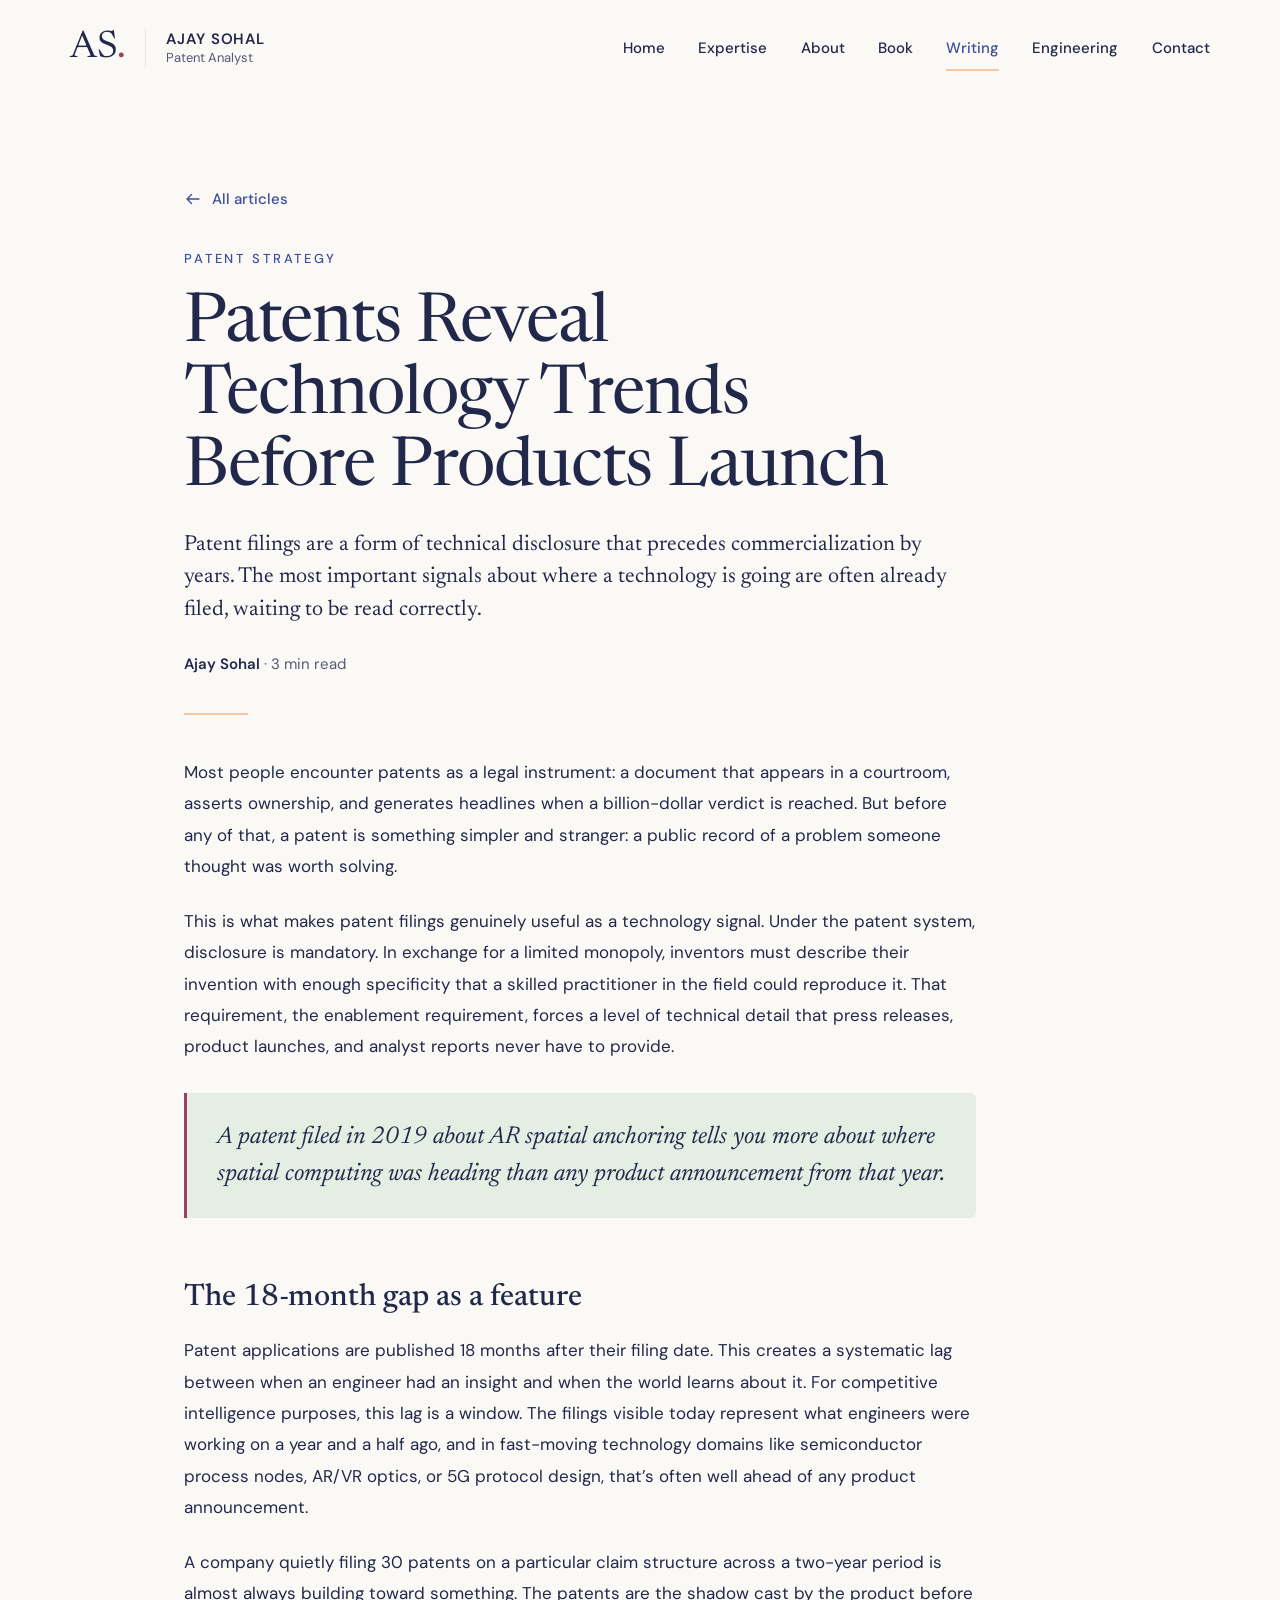
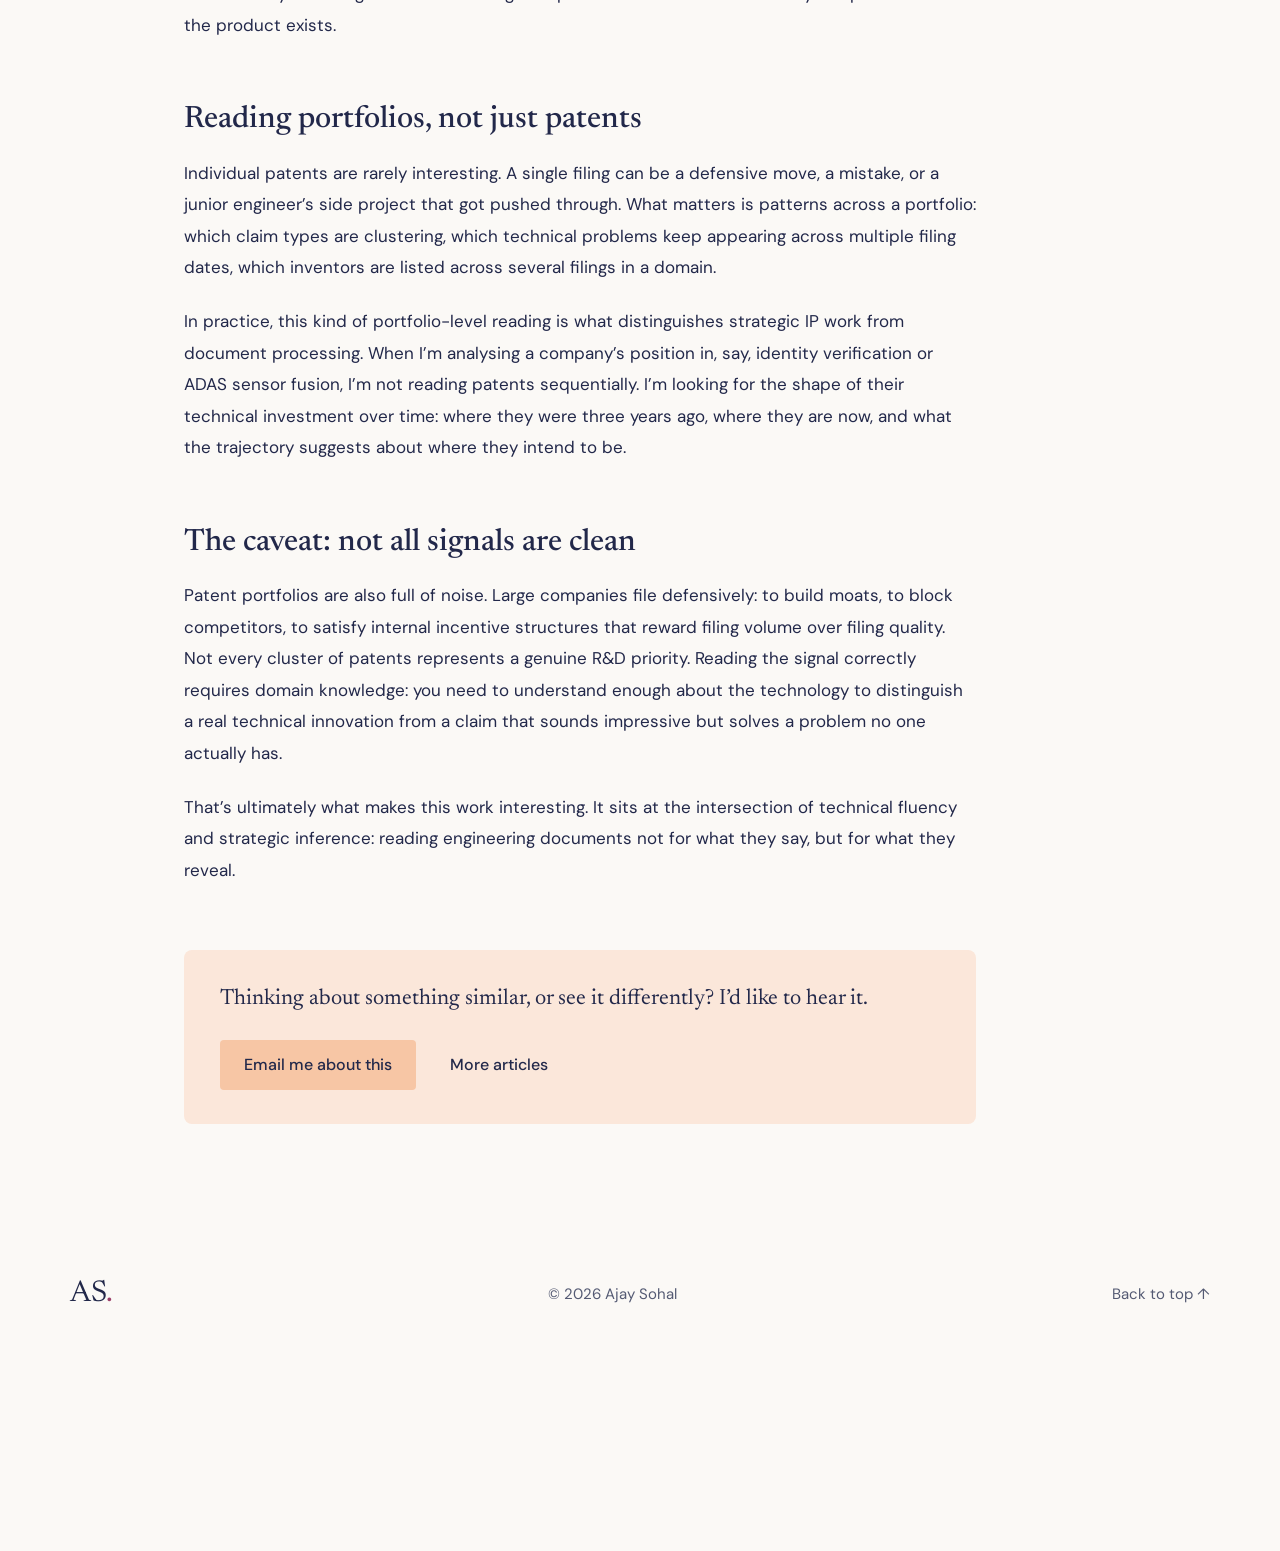
<file: notes/patents-reveal-technology-trends.html>
<!DOCTYPE html>
<html lang="en">
<head>
  <meta charset="UTF-8">
  <title>Patents Reveal Technology Trends Before Products Launch | Ajay Sohal</title>
  <meta name="robots" content="noindex">
  <link rel="canonical" href="https://ajaysohal.com/articles/patents-reveal-technology-trends.html">
  <meta http-equiv="refresh" content="0; url=../articles/patents-reveal-technology-trends.html">
  <style>body{background:#fbf9f6;color:#22284a;font-family:system-ui,sans-serif;padding:40px}a{color:#3d4e9e}</style>
</head>
<body>
  <p>This article has moved to <a href="../articles/patents-reveal-technology-trends.html">its new address</a>.</p>
</body>
</html>
</file>
<file: css/style.css>
/* ==========================================================================
   Ajay Sohal — personal site
   Light Mediterranean palette: whitewash, Aegean blue, lagoon, lemon, coral.
   Pure CSS, no build step.
   ========================================================================== */

:root {
  /* Palette: soft pastels (sage, lilac, peach, sky) with indigo ink */
  --bg: #fbf9f6;            /* warm off-white: page background */
  --sage: #e4eee3;          /* pale sage: "What I do" band, quotes */
  --lilac: #eee8f6;         /* pale lilac: book band, sun disc */
  --peach: #fbe7da;         /* pale peach: contact band, article footer */
  --sky: #e3ebf8;           /* pale periwinkle: expertise cards, image fallback */
  --pink: #f6dde6;          /* pale rose: portrait fallback */
  --btn: #f7c6a5;           /* peach: primary button, rules, nav underline */
  --btn-hover: #f2b288;
  --link: #3d4e9e;          /* indigo: links, eyebrows, icons (7.2:1) */
  --accent: #9b3f68;        /* plum rose: italic accent words (6:1) */
  --ink: #22284a;           /* deep indigo ink: headings and body (13.6:1) */
  --ink-soft: #545a73;      /* secondary text (6.5:1) */
  --line: #e7e1ec;          /* hairline dividers */
  --curve: #c3b5e0;         /* thin decorative curves */

  /* Type */
  --font-serif: "Newsreader", Georgia, "Times New Roman", serif;
  --font-sans: "DM Sans", system-ui, -apple-system, "Segoe UI", sans-serif;

  /* Layout */
  --gutter: clamp(20px, 5.5vw, 72px);
  --max: 1280px;
  --measure: 66ch;
  --header-h: 96px;
  --radius: 4px;
}

/* ---------- Reset ---------- */
*,
*::before,
*::after { box-sizing: border-box; }

html {
  -webkit-text-size-adjust: 100%;
  text-size-adjust: 100%;
  scroll-behavior: smooth;
}

body {
  margin: 0;
  background: var(--bg);
  color: var(--ink);
  font-family: var(--font-sans);
  font-size: 17px;
  line-height: 1.75;
  -webkit-font-smoothing: antialiased;
  -moz-osx-font-smoothing: grayscale;
  overflow-x: hidden;
}
main { overflow-x: hidden; overflow-x: clip; }

img,
svg { display: block; max-width: 100%; }

a { color: inherit; text-decoration: none; }

h1, h2, h3, h4, p, ul, ol, figure, blockquote { margin: 0; }

ul, ol { padding: 0; list-style: none; }

:focus-visible {
  outline: 2px solid var(--link);
  outline-offset: 3px;
  border-radius: 2px;
}

::selection { background: var(--btn); color: var(--ink); }

.skip-link {
  position: absolute;
  left: var(--gutter);
  top: -60px;
  z-index: 100;
  padding: 10px 18px;
  background: var(--ink);
  color: var(--bg);
  border-radius: var(--radius);
  font-weight: 500;
}
.skip-link:focus { top: 16px; }

.container {
  width: 100%;
  max-width: var(--max);
  margin: 0 auto;
  padding: 0 var(--gutter);
}

/* Shared small type */
.eyebrow {
  font-family: var(--font-sans);
  font-size: 13px;
  font-weight: 500;
  letter-spacing: .22em;
  text-transform: uppercase;
  color: var(--ink);
}
.eyebrow--link { color: var(--link); }

.accent {
  font-style: italic;
  color: var(--accent);
}

/* ---------- Header ---------- */
.site-header {
  position: relative;
  z-index: 20;
  height: var(--header-h);
  max-width: var(--max);
  margin: 0 auto;
  padding: 0 var(--gutter);
  display: flex;
  align-items: center;
  justify-content: space-between;
  gap: 24px;
}

.brand {
  display: inline-flex;
  align-items: center;
  gap: 20px;
  color: var(--ink);
}
.brand__mono {
  font-family: var(--font-serif);
  font-size: 38px;
  font-weight: 400;
  line-height: 1;
  letter-spacing: -0.02em;
}
.brand__mono span { color: var(--accent); }
.brand__text {
  display: flex;
  flex-direction: column;
  padding-left: 20px;
  border-left: 1px solid var(--line);
  line-height: 1.35;
}
.brand__text b {
  font-size: 15px;
  font-weight: 600;
  letter-spacing: .06em;
}
.brand__text small {
  font-size: 13px;
  color: var(--ink-soft);
}

.nav ul { display: flex; gap: clamp(20px, 2.6vw, 38px); }
.nav a {
  position: relative;
  display: inline-block;
  padding: 6px 0;
  font-size: 15px;
  font-weight: 500;
  color: var(--ink);
  transition: color .15s ease;
}
.nav a::after {
  content: "";
  position: absolute;
  left: 0;
  right: 0;
  bottom: -4px;
  height: 2px;
  background: var(--btn);
  transform: scaleX(0);
  transition: transform .2s ease;
}
.nav a:hover { color: var(--link); }
.nav a:hover::after,
.nav a[aria-current="page"]::after { transform: scaleX(1); }
.nav a[aria-current="page"] { color: var(--link); }

.menu-btn {
  display: none;
  align-items: center;
  gap: 10px;
  height: 44px;
  padding: 0 16px;
  border: 1px solid var(--line);
  border-radius: var(--radius);
  background: var(--bg);
  color: var(--ink);
  font-family: var(--font-sans);
  font-size: 15px;
  font-weight: 500;
  cursor: pointer;
}
.menu-btn svg { width: 20px; height: 20px; }

/* ---------- Mobile menu ---------- */
.menu {
  position: fixed;
  inset: 0;
  z-index: 50;
  display: flex;
  flex-direction: column;
  background: var(--bg);
  visibility: hidden;
  opacity: 0;
  transition: opacity .2s ease, visibility 0s linear .2s;
}
.menu.is-open { visibility: visible; opacity: 1; transition: opacity .2s ease; }
.menu .site-header { width: 100%; flex: none; }
.menu .menu-btn { display: inline-flex; }
.menu__nav {
  flex: 1;
  width: 100%;
  max-width: var(--max);
  margin: 0 auto;
  padding: 24px var(--gutter) 60px;
}
.menu__list { display: grid; gap: 4px; }
.menu__list a {
  display: block;
  padding: 6px 0;
  font-family: var(--font-serif);
  font-size: clamp(34px, 9vw, 52px);
  line-height: 1.15;
  color: var(--ink);
}
.menu__list a:hover,
.menu__list a:focus-visible { color: var(--accent); font-style: italic; }
body.menu-open { overflow: hidden; }

/* ---------- Buttons ---------- */
.actions { display: flex; flex-wrap: wrap; align-items: center; gap: 16px 34px; margin-top: 40px; }

.btn {
  display: inline-flex;
  align-items: center;
  gap: 12px;
  min-height: 50px;
  padding: 0 24px;
  border: 0;
  border-radius: var(--radius);
  background: var(--btn);
  color: var(--ink);
  font-family: var(--font-sans);
  font-size: 16px;
  font-weight: 500;
  cursor: pointer;
  transition: background-color .2s ease, transform .2s ease;
}
.btn:hover { background: var(--btn-hover); }
.btn svg { width: 16px; height: 16px; }

.btn--line {
  background: transparent;
  box-shadow: inset 0 0 0 1px var(--ink);
}
.btn--line:hover { background: var(--ink); color: var(--bg); }

.link-arrow {
  display: inline-flex;
  align-items: center;
  gap: 10px;
  font-size: 16px;
  font-weight: 500;
  color: var(--ink);
}
.link-arrow svg { width: 18px; height: 18px; transition: transform .2s ease; }
.link-arrow:hover { color: var(--link); }
.link-arrow:hover svg { transform: translateX(4px); }
.link-arrow--link { color: var(--link); }

/* ---------- Decorative curves ---------- */
.curve {
  position: absolute;
  z-index: -1;
  pointer-events: none;
  fill: none;
  stroke: var(--curve);
  stroke-width: 1.2;
}

/* ---------- Hero ---------- */
.hero {
  position: relative;
  isolation: isolate;
  max-width: var(--max);
  margin: 0 auto;
  padding: clamp(40px, 7vw, 90px) var(--gutter) clamp(70px, 9vw, 120px);
  display: grid;
  grid-template-columns: minmax(0, 1.05fr) minmax(0, .95fr);
  gap: clamp(32px, 5vw, 72px);
  align-items: center;
}
.hero .curve--a { top: -40px; right: -10%; width: 70%; }
.hero .curve--b { bottom: 0; left: -8%; width: 42%; }

.hero__title {
  margin-top: 30px;
  font-family: var(--font-serif);
  font-weight: 400;
  font-size: clamp(46px, 6.4vw, 88px);
  line-height: 1.02;
  letter-spacing: -0.02em;
  color: var(--ink);
}

.hero__lede {
  max-width: 34em;
  margin-top: 34px;
  font-size: clamp(17px, 1.35vw, 19px);
  line-height: 1.75;
  color: var(--ink);
}

.hero__media { position: relative; }
.arch {
  position: relative;
  width: 100%;
  aspect-ratio: 4 / 5;
  overflow: hidden;
  border-radius: 62% 38% 0 0 / 44% 30% 0 0;
  background: linear-gradient(160deg, var(--peach), var(--pink));
}
.arch img {
  width: 100%;
  height: 100%;
  color: transparent;
  object-fit: cover;
  object-position: center 30%;
}
.sun {                         /* small lemon disc behind the arch, like a sun over the sea */
  position: absolute;
  z-index: -1;
  top: -6%;
  left: -8%;
  width: 34%;
  aspect-ratio: 1;
  border-radius: 50%;
  background: var(--lilac);
}

/* ---------- Sections ---------- */
.section {
  position: relative;
  isolation: isolate;
  max-width: var(--max);
  margin: 0 auto;
  padding: clamp(72px, 9vw, 120px) var(--gutter);
  scroll-margin-top: 12px;
}

.section__head {
  display: flex;
  flex-wrap: wrap;
  align-items: baseline;
  justify-content: space-between;
  gap: 12px 32px;
  margin-bottom: clamp(36px, 4.5vw, 56px);
}
.section__tagline {
  font-family: var(--font-serif);
  font-style: italic;
  font-size: clamp(19px, 1.7vw, 23px);
  color: var(--ink);
}

.sec-num {
  margin-right: 10px;
  font-family: var(--font-serif);
  font-style: italic;
  font-size: 22px;
  letter-spacing: 0;
  text-transform: none;
  color: var(--accent);
}

/* Panels: full-bleed tinted bands */
.band { position: relative; }
.band--sage { background: var(--sage); }
.band--lilac { background: var(--lilac); }
.band--peach { background: var(--peach); }
.band--sky { background: var(--sky); }

/* What I do */
.pillars {
  display: grid;
  grid-template-columns: repeat(3, minmax(0, 1fr));
}
.pillar { padding: 8px clamp(20px, 3vw, 44px) 8px; }
.pillar:first-child { padding-left: 0; }
.pillar + .pillar { border-left: 1px solid var(--line); }
.pillar svg {
  width: 40px;
  height: 40px;
  fill: none;
  stroke: var(--link);
  stroke-width: 1.4;
  stroke-linecap: round;
  stroke-linejoin: round;
}
.pillar h3 {
  margin-top: 22px;
  font-family: var(--font-serif);
  font-weight: 500;
  font-size: clamp(24px, 2.1vw, 29px);
  line-height: 1.2;
  color: var(--ink);
}
.pillar p {
  margin-top: 12px;
  font-size: 16.5px;
  line-height: 1.65;
  color: var(--ink-soft);
}

/* Story chapters */
.chapter {
  display: grid;
  grid-template-columns: minmax(0, 3fr) minmax(0, 9fr);
  column-gap: clamp(24px, 4vw, 64px);
}
.chapter__label { padding-top: 16px; }
.chapter__label .num {
  display: block;
  margin-bottom: 6px;
  font-family: var(--font-serif);
  font-style: italic;
  font-size: 22px;
  letter-spacing: 0;
  text-transform: none;
  color: var(--accent);
}
.chapter__body { min-width: 0; }

.title {
  max-width: 18ch;
  font-family: var(--font-serif);
  font-weight: 400;
  font-size: clamp(36px, 4.6vw, 62px);
  line-height: 1.08;
  letter-spacing: -0.015em;
  color: var(--ink);
  text-wrap: balance;
}

.rule {
  width: 64px;
  height: 2px;
  margin: 30px 0 36px;
  border: 0;
  background: var(--btn);
}

.prose { max-width: var(--measure); }
.prose p {
  font-size: clamp(17px, 1.25vw, 18.5px);
  line-height: 1.8;
  color: var(--ink-soft);
}
.prose p + p { margin-top: 1.3em; }
.prose .lead {
  font-family: var(--font-serif);
  font-size: clamp(21px, 1.8vw, 25px);
  line-height: 1.5;
  color: var(--ink);
}
.prose strong { color: var(--ink); font-weight: 600; }
.prose a:not(.btn) {
  color: var(--link);
  text-decoration: underline;
  text-decoration-thickness: 1px;
  text-underline-offset: 3px;
}

.placeholder {
  display: block;
  padding: 14px 18px;
  border: 1.5px dashed var(--accent);
  border-radius: var(--radius);
  background: #fff4ee;
  color: var(--ink) !important;
  font-size: 15.5px !important;
  font-family: ui-monospace, SFMono-Regular, Menlo, monospace !important;
}

/* Lessons */
.lessons {
  display: grid;
  grid-template-columns: repeat(2, minmax(0, 1fr));
  gap: 0 clamp(28px, 4vw, 56px);
}
.lesson {
  padding: 30px 0 34px;
  border-top: 1px solid var(--line);
}
.lesson__num {
  font-family: var(--font-serif);
  font-style: italic;
  font-size: 20px;
  color: var(--accent);
}
.lesson h3 {
  margin-top: 8px;
  font-family: var(--font-serif);
  font-weight: 500;
  font-size: clamp(23px, 2vw, 28px);
  line-height: 1.22;
  color: var(--ink);
}
.lesson p {
  margin-top: 12px;
  font-size: 17px;
  line-height: 1.75;
  color: var(--ink-soft);
}
.lesson .link-arrow { margin-top: 16px; font-size: 15px; }

/* Expertise: the questions I work on */
.questions {
  display: grid;
  grid-template-columns: repeat(3, minmax(0, 1fr));
  gap: clamp(16px, 2vw, 24px);
}
.question {
  padding: 28px 26px 30px;
  border-radius: 8px;
  background: var(--sky);
}
.question:nth-child(2) { background: var(--lilac); }
.question:nth-child(3) { background: var(--sage); }
.question:nth-child(4) { background: var(--peach); }
.question:nth-child(5) { background: var(--pink); }
.question__q {
  font-family: var(--font-serif);
  font-style: italic;
  font-size: clamp(21px, 1.8vw, 24px);
  line-height: 1.3;
  color: var(--ink);
}
.question__what {
  margin-top: 14px;
  font-size: 12.5px;
  font-weight: 600;
  letter-spacing: .16em;
  text-transform: uppercase;
  color: var(--link);
}
.question p:last-child {
  margin-top: 8px;
  font-size: 16px;
  line-height: 1.65;
  color: var(--ink-soft);
}
.question--note {
  display: flex;
  flex-direction: column;
  justify-content: center;
  background: transparent !important;
  box-shadow: inset 0 0 0 1px var(--line);
}
.question--note p {
  font-family: var(--font-serif);
  font-size: clamp(19px, 1.6vw, 22px) !important;
  line-height: 1.45 !important;
  color: var(--ink) !important;
}

/* Engineering bench (secondary section) */
.bench {
  display: grid;
  grid-template-columns: repeat(2, minmax(0, 1fr));
  gap: clamp(20px, 2.5vw, 32px);
}
.bench-card {
  display: flex;
  flex-direction: column;
  border-radius: 10px;
  overflow: hidden;
  background: #ffffff;
  border: 1px solid var(--line);
}
.bench-card__img {
  width: 100%;
  height: auto;
  aspect-ratio: 2 / 1;
  object-fit: cover;
  background: var(--sky);
}
.bench-card__icon {
  display: grid;
  place-items: center;
  width: 100%;
  aspect-ratio: 2 / 1;
  background: var(--sage);
}
.bench-card__icon svg {
  width: 72px;
  height: 72px;
  fill: none;
  stroke: var(--link);
  stroke-width: 1.1;
  stroke-linecap: round;
  stroke-linejoin: round;
}
.bench-card__body { padding: 24px 26px 28px; }
.bench-card h3 {
  font-family: var(--font-serif);
  font-weight: 500;
  font-size: 23px;
  line-height: 1.25;
  color: var(--ink);
}
.bench-card .tags {
  margin-top: 4px;
  font-size: 14px;
  color: var(--ink-soft);
}
.bench-card p:not(.tags) {
  margin-top: 12px;
  font-size: 16px;
  line-height: 1.7;
  color: var(--ink-soft);
}

.title--small { font-size: clamp(30px, 3.4vw, 44px); }

/* Book */
.book {
  display: grid;
  grid-template-columns: minmax(180px, 300px) minmax(0, 1fr);
  gap: clamp(32px, 5vw, 80px);
  align-items: center;
}
.book__cover {
  width: 100%;
  height: auto;
  border-radius: 8px;
}
.book__byline { margin-bottom: 18px; }

/* Article cards */
.cards {
  display: grid;
  grid-template-columns: repeat(3, minmax(0, 1fr));
  gap: clamp(18px, 2vw, 28px);
}
.cards--list { grid-template-columns: 1fr; }
.card a {
  display: flex;
  flex-direction: column;
  height: 100%;
  padding: 30px 28px 28px;
  border: 1px solid var(--line);
  border-radius: 6px;
  background: #ffffff;
  transition: border-color .2s ease, transform .2s ease;
}
.card a:hover { border-color: var(--link); transform: translateY(-3px); }
.card__meta {
  font-size: 12.5px;
  font-weight: 600;
  letter-spacing: .18em;
  text-transform: uppercase;
  color: var(--link);
}
.card__meta span { color: var(--ink-soft); font-weight: 500; letter-spacing: .08em; }
.card h3 {
  margin-top: 14px;
  font-family: var(--font-serif);
  font-weight: 500;
  font-size: clamp(22px, 1.9vw, 26px);
  line-height: 1.25;
  color: var(--ink);
}
.card p {
  margin-top: 12px;
  font-size: 16px;
  line-height: 1.7;
  color: var(--ink-soft);
}
.card__arrow {
  margin-top: auto;
  padding-top: 22px;
  font-size: 15px;
  font-weight: 500;
  color: var(--link);
}
.cards--list .card a { padding: 34px 36px; }
.cards--list .card p { max-width: 64ch; }

.section-foot { margin-top: 40px; }

/* Contact */
.contact-links { display: flex; flex-wrap: wrap; gap: 16px 36px; margin-top: 44px; }
.contact-links a,
.contact-links span {
  display: inline-flex;
  align-items: center;
  gap: 12px;
  font-size: 16px;
  color: var(--ink);
}
.contact-links a:hover { color: var(--link); }
.contact-links svg {
  width: 22px;
  height: 22px;
  fill: none;
  stroke: var(--link);
  stroke-width: 1.6;
  stroke-linecap: round;
  stroke-linejoin: round;
}

/* ---------- Footer ---------- */
.site-footer {
  max-width: var(--max);
  margin: 0 auto;
  padding: 40px var(--gutter) 48px;
  display: flex;
  flex-wrap: wrap;
  align-items: center;
  justify-content: space-between;
  gap: 16px 32px;
  font-size: 15px;
  color: var(--ink-soft);
}
.site-footer .brand__mono { font-size: 30px; }
.site-footer em { font-style: normal; color: var(--accent); }
.site-footer a:not(.brand):hover { color: var(--link); }

/* ---------- Article pages ---------- */
.page {
  position: relative;
  isolation: isolate;
  max-width: var(--max);
  margin: 0 auto;
  padding: clamp(40px, 7vw, 90px) var(--gutter) clamp(72px, 9vw, 120px);
}
.page--narrow { max-width: calc(var(--measure) + 2 * var(--gutter) + 120px); }

.back {
  display: inline-flex;
  align-items: center;
  gap: 10px;
  margin-bottom: 36px;
  font-size: 15px;
  font-weight: 500;
  color: var(--link);
}
.back svg { width: 18px; height: 18px; }

.page-title {
  margin-top: 18px;
  font-family: var(--font-serif);
  font-weight: 400;
  font-size: clamp(38px, 5.4vw, 68px);
  line-height: 1.06;
  letter-spacing: -0.015em;
  color: var(--ink);
  text-wrap: balance;
}
.dek {
  max-width: var(--measure);
  margin-top: 24px;
  font-family: var(--font-serif);
  font-size: clamp(20px, 1.7vw, 24px);
  line-height: 1.5;
  color: var(--ink);
}
.byline {
  margin-top: 24px;
  font-size: 15px;
  color: var(--ink-soft);
}
.byline b { color: var(--ink); font-weight: 600; }

.article { max-width: var(--measure); }
.article .rule { margin: 36px 0 42px; }
.article p,
.article li {
  font-size: clamp(17px, 1.3vw, 19px);
  line-height: 1.85;
  color: var(--ink);
}
.article p + p { margin-top: 1.35em; }
.article h2 {
  margin: 2em 0 .6em;
  font-family: var(--font-serif);
  font-weight: 500;
  font-size: clamp(26px, 2.4vw, 32px);
  line-height: 1.2;
  color: var(--ink);
}
.article blockquote {
  margin: 1.8em 0;
  padding: 26px 30px;
  border-left: 3px solid var(--accent);
  border-radius: 0 6px 6px 0;
  background: var(--sage);
}
.article blockquote p {
  font-family: var(--font-serif);
  font-style: italic;
  font-size: clamp(21px, 1.9vw, 25px);
  line-height: 1.5;
  color: var(--ink);
}
.article ul { margin: 1.2em 0; display: grid; gap: .5em; }
.article ul li { position: relative; padding-left: 24px; }
.article ul li::before {
  content: "";
  position: absolute;
  left: 2px;
  top: .72em;
  width: 8px;
  height: 8px;
  border-radius: 50%;
  background: var(--btn);
  box-shadow: 0 0 0 1px #e9a87f;
}
.article a:not(.btn) {
  color: var(--link);
  text-decoration: underline;
  text-underline-offset: 3px;
}
.article strong { font-weight: 600; }
.article code {
  padding: 1px 6px;
  border-radius: 3px;
  background: var(--sage);
  font-family: ui-monospace, SFMono-Regular, Menlo, monospace;
  font-size: .88em;
}
.article figure { margin: 2em 0; }
.article figure img { border-radius: 6px; }
.article figcaption { margin-top: 10px; font-size: 15px; color: var(--ink-soft); }

.article-end {
  max-width: var(--measure);
  margin-top: 64px;
  padding: 34px 36px;
  border-radius: 8px;
  background: var(--peach);
}
.article-end p {
  font-family: var(--font-serif);
  font-size: 22px;
  line-height: 1.45;
  color: var(--ink);
}
.article-end .actions { margin-top: 24px; }

/* 404 */
.notfound {
  position: relative;
  isolation: isolate;
  max-width: var(--max);
  margin: 0 auto;
  min-height: calc(100svh - var(--header-h) - 130px);
  padding: clamp(40px, 7vw, 90px) var(--gutter) 80px;
}
.notfound__code {
  font-family: var(--font-serif);
  font-style: italic;
  font-size: clamp(120px, 24vw, 300px);
  line-height: .85;
  color: var(--accent);
}

/* ==========================================================================
   Responsive
   ========================================================================== */

@media (max-width: 1100px) {
  .questions { grid-template-columns: repeat(2, minmax(0, 1fr)); }
}

@media (max-width: 1000px) {
  .nav { display: none; }
  .menu-btn { display: inline-flex; }
}

@media (max-width: 860px) {
  :root { --header-h: 80px; }
  .brand { gap: 14px; }
  .brand__mono { font-size: 32px; }
  .brand__text { padding-left: 14px; }

  .hero { grid-template-columns: 1fr; }
  .hero__media { max-width: 460px; width: 100%; justify-self: center; }
  .hero .curve--a { width: 120%; right: -40%; }

  .pillars { grid-template-columns: 1fr; gap: 32px; }
  .pillar,
  .pillar:first-child { padding: 0; }
  .pillar + .pillar { border-left: 0; border-top: 1px solid var(--line); padding-top: 32px; }

  .chapter { grid-template-columns: 1fr; }
  .chapter__label { padding: 0 0 16px; }

  .lessons { grid-template-columns: 1fr; }

  .questions { grid-template-columns: 1fr; }
  .bench { grid-template-columns: 1fr; }

  .book { grid-template-columns: 1fr; }
  .book__cover { max-width: 300px; }

  .cards { grid-template-columns: 1fr; }
}

@media (max-width: 480px) {
  body { font-size: 16px; }
  .brand__text small { display: none; }
  .actions { gap: 16px 24px; }
  .cards--list .card a,
  .card a { padding: 26px 22px; }
  .article-end { padding: 28px 24px; }
}

@media (prefers-reduced-motion: reduce) {
  html { scroll-behavior: auto; }
  *, *::before, *::after { transition: none !important; }
}
</file>
